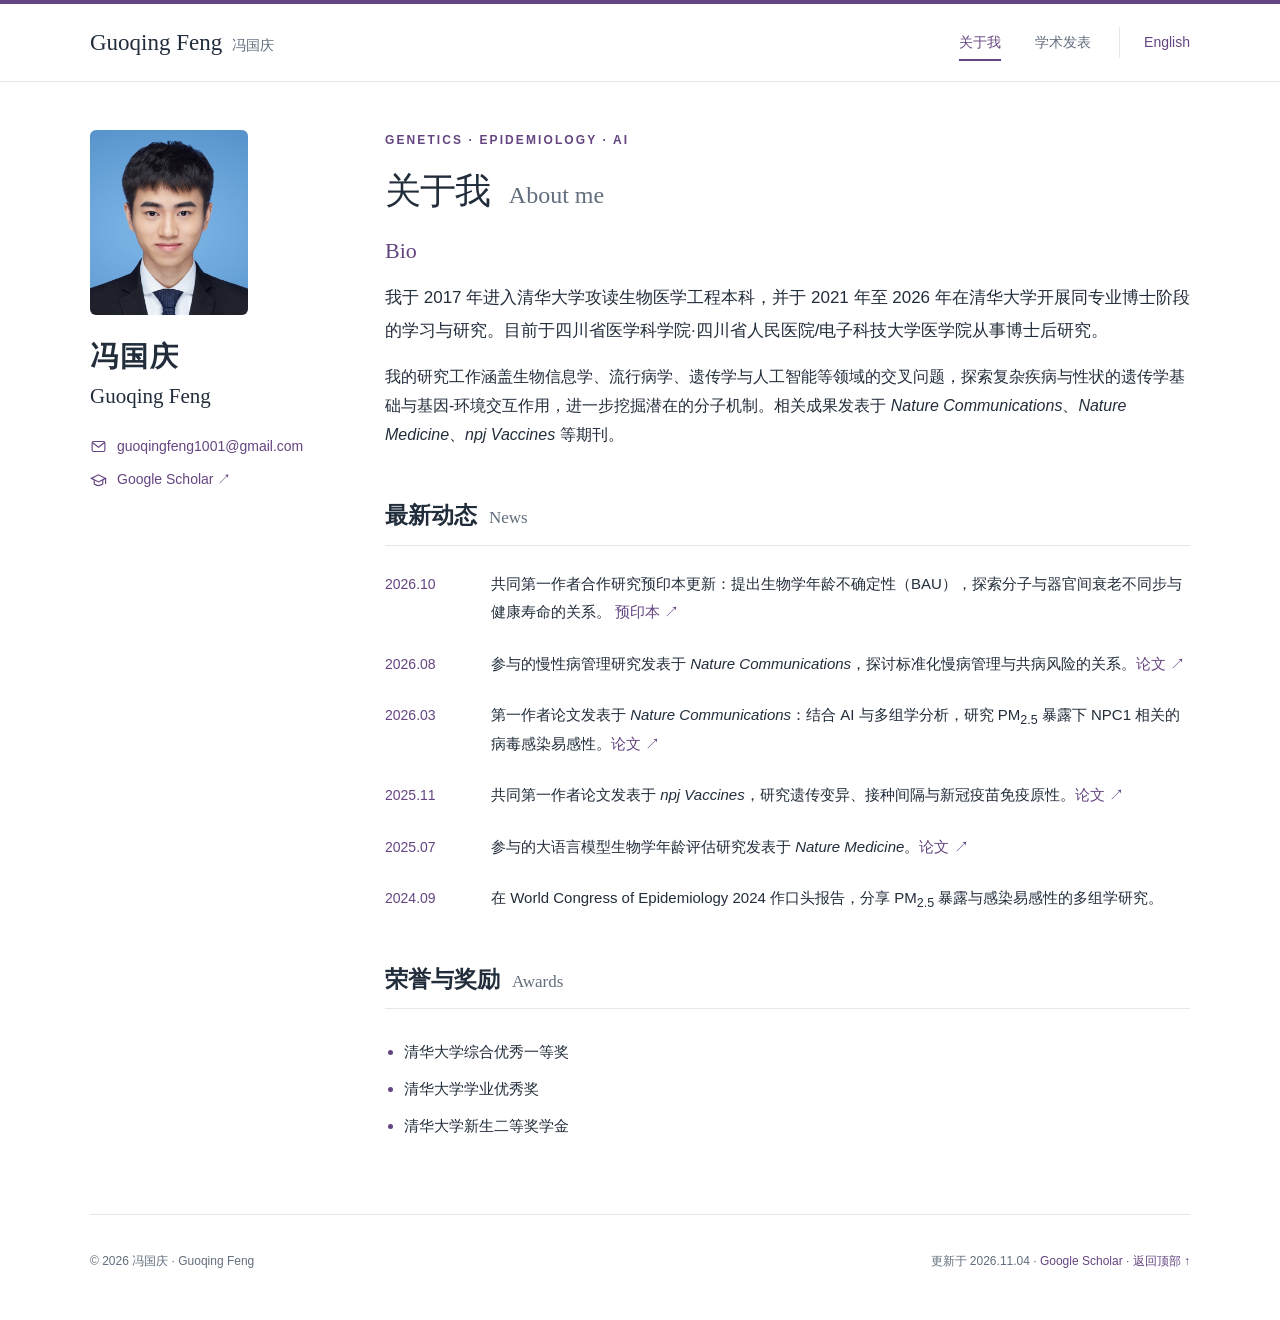
<file: index.html>
<!doctype html>
<html lang="zh-CN"><head><meta charset="utf-8"><meta name="viewport" content="width=device-width,initial-scale=1"><title>关于我 | 冯国庆 · Guoqing Feng</title><meta name="description" content="冯国庆的个人学术主页，记录生物信息学、流行病学、遗传学与人工智能交叉领域的博士后研究和学术成果。"><meta name="theme-color" content="#654581"><meta property="og:title" content="关于我 | Guoqing Feng"><meta property="og:description" content="冯国庆的个人学术主页，记录生物信息学、流行病学、遗传学与人工智能交叉领域的博士后研究和学术成果。"><meta property="og:type" content="website"><link rel="icon" type="image/svg+xml" href="data:image/svg+xml,%3Csvg xmlns='http://www.w3.org/2000/svg' viewBox='0 0 64 64'%3E%3Crect width='64' height='64' rx='12' fill='%23654581'/%3E%3Ctext x='32' y='44' text-anchor='middle' font-family='Georgia' font-size='38' fill='white'%3EF%3C/text%3E%3C/svg%3E"><link rel="stylesheet" href="style.css"><link rel="alternate" hreflang="zh-CN" href="index.html"><link rel="alternate" hreflang="en" href="en/index.html"></head><body id="top"><a class="skip" href="#main-content">跳转到正文</a>
<header><div class="topbar"><a class="wordmark" href="index.html">Guoqing Feng<span lang="zh-CN">冯国庆</span></a><div class="header-controls"><nav aria-label="主要导航"><a href="index.html" class="active" aria-current="page">关于我</a><a href="publications/index.html">学术发表</a></nav><a class="language-switch" href="en/index.html" lang="en" hreflang="en" aria-label="Switch to English">English</a></div></div></header><div class="layout"><aside aria-label="个人资料"><img class="portrait" src="assets/guoqing-feng.jpg" alt="冯国庆的个人照片" width="158" height="185"><div class="identity"><h1>冯国庆</h1><p class="english-name" lang="en">Guoqing Feng</p></div><div class="contact-links"><a href="mailto:guoqingfeng1001@gmail.com"><svg class="icon" viewBox="0 0 24 24" aria-hidden="true"><rect x="3" y="5" width="18" height="14" rx="2"/><path d="m3 6 9 7 9-7"/></svg><span>guoqingfeng1001@gmail.com</span></a><a href="https://scholar.google.com/citations?user=YSEA5n8AAAAJ&amp;hl=zh-CN" target="_blank" rel="noopener noreferrer"><svg class="icon" viewBox="0 0 24 24" aria-hidden="true"><path d="m2 9 10-5 10 5-10 5-10-5Z"/><path d="M6 11v6c4 3 8 3 12 0v-6M22 9v8"/></svg>Google Scholar ↗</a></div></aside>
<main id="main-content">
<section class="intro" id="about"><p class="eyebrow" lang="en">GENETICS · EPIDEMIOLOGY · AI</p><h2>关于我 <span lang="en">About me</span></h2><h3 class="subsection-title" lang="en">Bio</h3><p class="lead">我于 2017 年进入清华大学攻读生物医学工程本科，并于 2021 年至 2026 年在清华大学开展同专业博士阶段的学习与研究。目前于四川省医学科学院·四川省人民医院/电子科技大学医学院从事博士后研究。</p><p>我的研究工作涵盖生物信息学、流行病学、遗传学与人工智能等领域的交叉问题，探索复杂疾病与性状的遗传学基础与基因-环境交互作用，进一步挖掘潜在的分子机制。相关成果发表于 <em lang="en">Nature Communications</em>、<em lang="en">Nature Medicine</em>、<em lang="en">npj Vaccines</em> 等期刊。</p></section>
<section id="news"><div class="section-heading"><h2>最新动态<span lang="en">News</span></h2></div><ul class="news-list">
<li><time datetime="2026-10-31">2026.10</time><p>共同第一作者合作研究预印本更新：提出生物学年龄不确定性（BAU），探索分子与器官间衰老不同步与健康寿命的关系。 <a href="https://doi.org/10.64898/2026.09.26.26364091" target="_blank" rel="noopener noreferrer">预印本 ↗</a></p></li>
<li><time datetime="2026-08">2026.08</time><p>参与的慢性病管理研究发表于 <em lang="en">Nature Communications</em>，探讨标准化慢病管理与共病风险的关系。<a href="https://doi.org/10.1038/s41467-026-76271-3" target="_blank" rel="noopener noreferrer">论文 ↗</a></p></li>
<li><time datetime="2026-03">2026.03</time><p>第一作者论文发表于 <em lang="en">Nature Communications</em>：结合 AI 与多组学分析，研究 PM<sub>2.5</sub> 暴露下 NPC1 相关的病毒感染易感性。<a href="https://doi.org/10.1038/s41467-026-71196-3" target="_blank" rel="noopener noreferrer">论文 ↗</a></p></li>
<li><time datetime="2025-11">2025.11</time><p>共同第一作者论文发表于 <em lang="en">npj Vaccines</em>，研究遗传变异、接种间隔与新冠疫苗免疫原性。<a href="https://doi.org/10.1038/s41541-025-01284-w" target="_blank" rel="noopener noreferrer">论文 ↗</a></p></li>
<li><time datetime="2025-07">2025.07</time><p>参与的大语言模型生物学年龄评估研究发表于 <em lang="en">Nature Medicine</em>。<a href="https://doi.org/10.1038/s41591-025-03856-8" target="_blank" rel="noopener noreferrer">论文 ↗</a></p></li>
<li><time datetime="2024-09">2024.09</time><p>在 <span lang="en">World Congress of Epidemiology 2024</span> 作口头报告，分享 PM<sub>2.5</sub> 暴露与感染易感性的多组学研究。</p></li>
</ul></section>
<section id="awards"><div class="section-heading"><h2>荣誉与奖励<span lang="en">Awards</span></h2></div><ul class="award-list"><li>清华大学综合优秀一等奖</li><li>清华大学学业优秀奖</li><li>清华大学新生二等奖学金</li></ul></section></main></div>
<footer><p>© 2026 冯国庆 · Guoqing Feng</p><p>更新于 2026.11.04 · <a href="https://scholar.google.com/citations?user=YSEA5n8AAAAJ&amp;hl=zh-CN" target="_blank" rel="noopener noreferrer">Google Scholar</a> · <a href="#top">返回顶部 ↑</a></p></footer></body></html>
</file>
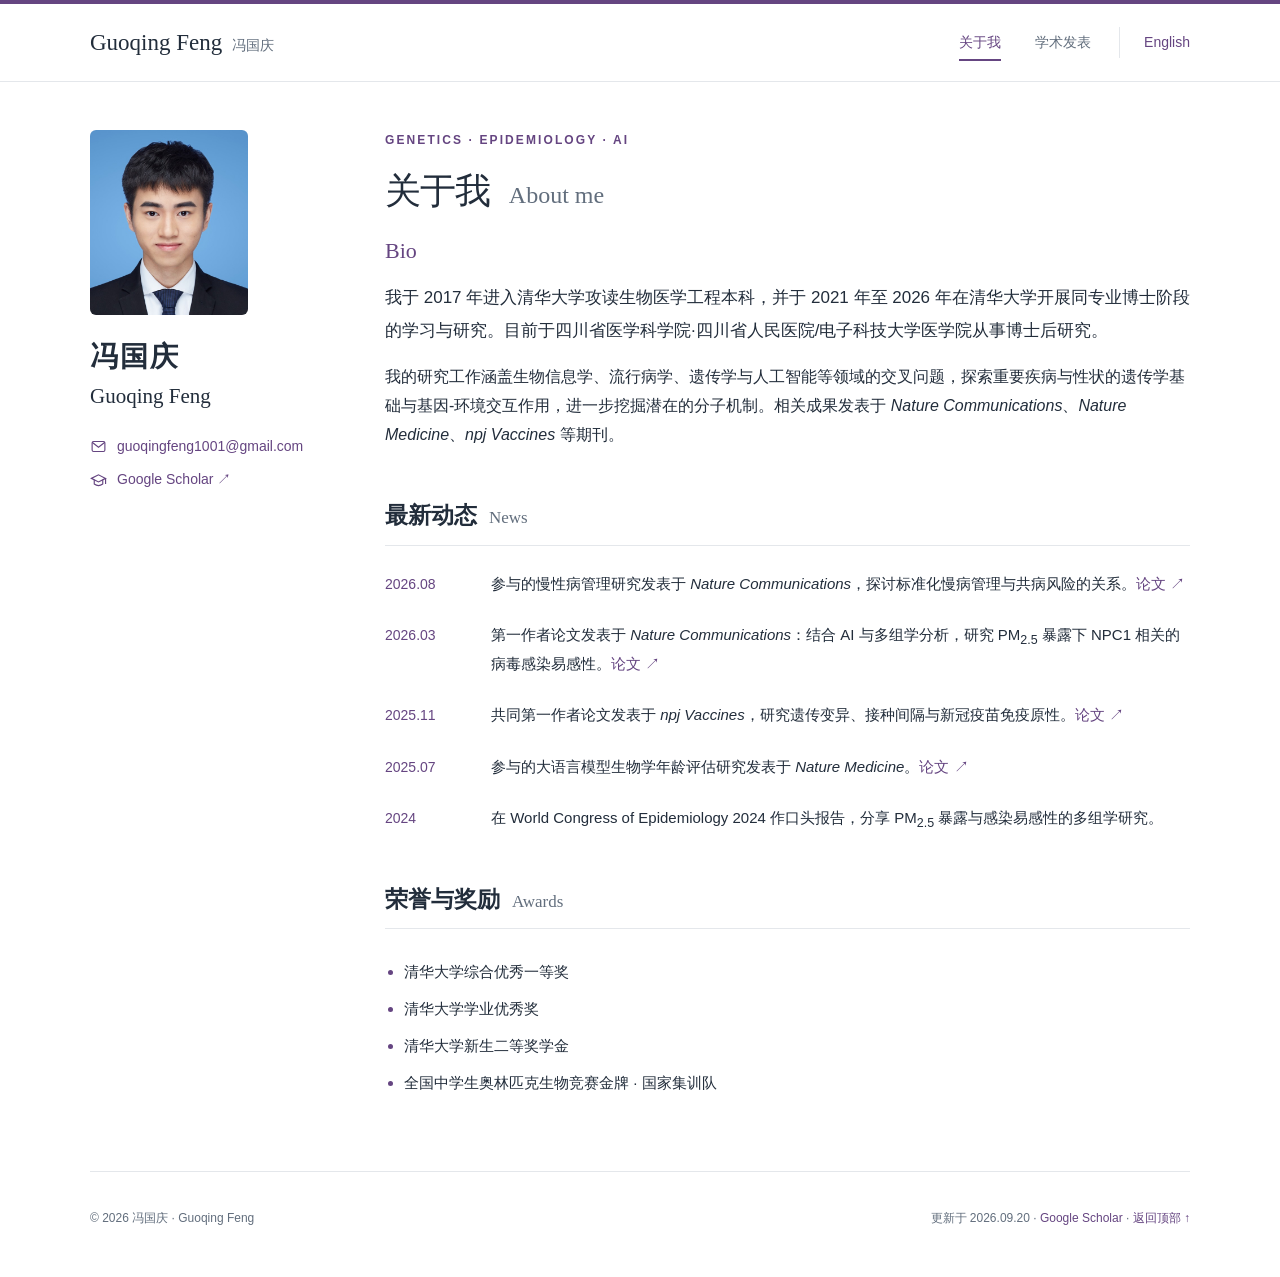
<file: docs/index.html>
<!doctype html>
<html lang="zh-CN"><head><meta charset="utf-8"><meta name="viewport" content="width=device-width,initial-scale=1"><title>关于我 | 冯国庆 · Guoqing Feng</title><meta name="description" content="冯国庆的个人学术主页，记录生物信息学、流行病学、遗传学与人工智能交叉领域的博士后研究和学术成果。"><meta name="theme-color" content="#654581"><meta property="og:title" content="关于我 | Guoqing Feng"><meta property="og:description" content="冯国庆的个人学术主页，记录生物信息学、流行病学、遗传学与人工智能交叉领域的博士后研究和学术成果。"><meta property="og:type" content="website"><link rel="icon" type="image/svg+xml" href="data:image/svg+xml,%3Csvg xmlns='http://www.w3.org/2000/svg' viewBox='0 0 64 64'%3E%3Crect width='64' height='64' rx='12' fill='%23654581'/%3E%3Ctext x='32' y='44' text-anchor='middle' font-family='Georgia' font-size='38' fill='white'%3EF%3C/text%3E%3C/svg%3E"><link rel="stylesheet" href="style.css"><link rel="alternate" hreflang="zh-CN" href="index.html"><link rel="alternate" hreflang="en" href="en/index.html"></head><body id="top"><a class="skip" href="#main-content">跳转到正文</a>
<header><div class="topbar"><a class="wordmark" href="index.html">Guoqing Feng<span lang="zh-CN">冯国庆</span></a><div class="header-controls"><nav aria-label="主要导航"><a href="index.html" class="active" aria-current="page">关于我</a><a href="publications/index.html">学术发表</a></nav><a class="language-switch" href="en/index.html" lang="en" hreflang="en" aria-label="Switch to English">English</a></div></div></header><div class="layout"><aside aria-label="个人资料"><img class="portrait" src="assets/guoqing-feng.jpg" alt="冯国庆的个人照片" width="158" height="185"><div class="identity"><h1>冯国庆</h1><p class="english-name" lang="en">Guoqing Feng</p></div><div class="contact-links"><a href="mailto:guoqingfeng1001@gmail.com"><svg class="icon" viewBox="0 0 24 24" aria-hidden="true"><rect x="3" y="5" width="18" height="14" rx="2"/><path d="m3 6 9 7 9-7"/></svg><span>guoqingfeng1001@gmail.com</span></a><a href="https://scholar.google.com/citations?user=YSEA5n8AAAAJ&amp;hl=zh-CN" target="_blank" rel="noopener noreferrer"><svg class="icon" viewBox="0 0 24 24" aria-hidden="true"><path d="m2 9 10-5 10 5-10 5-10-5Z"/><path d="M6 11v6c4 3 8 3 12 0v-6M22 9v8"/></svg>Google Scholar ↗</a></div></aside>
<main id="main-content">
<section class="intro" id="about"><p class="eyebrow" lang="en">GENETICS · EPIDEMIOLOGY · AI</p><h2>关于我 <span lang="en">About me</span></h2><h3 class="subsection-title" lang="en">Bio</h3><p class="lead">我于 2017 年进入清华大学攻读生物医学工程本科，并于 2021 年至 2026 年在清华大学开展同专业博士阶段的学习与研究。目前于四川省医学科学院·四川省人民医院/电子科技大学医学院从事博士后研究。</p><p>我的研究工作涵盖生物信息学、流行病学、遗传学与人工智能等领域的交叉问题，探索重要疾病与性状的遗传学基础与基因-环境交互作用，进一步挖掘潜在的分子机制。相关成果发表于 <em lang="en">Nature Communications</em>、<em lang="en">Nature Medicine</em>、<em lang="en">npj Vaccines</em> 等期刊。</p></section>
<section id="news"><div class="section-heading"><h2>最新动态<span lang="en">News</span></h2></div><ul class="news-list">
<li><time datetime="2026-08">2026.08</time><p>参与的慢性病管理研究发表于 <em lang="en">Nature Communications</em>，探讨标准化慢病管理与共病风险的关系。<a href="https://doi.org/10.1038/s41467-026-76271-3" target="_blank" rel="noopener noreferrer">论文 ↗</a></p></li>
<li><time datetime="2026-03">2026.03</time><p>第一作者论文发表于 <em lang="en">Nature Communications</em>：结合 AI 与多组学分析，研究 PM<sub>2.5</sub> 暴露下 NPC1 相关的病毒感染易感性。<a href="https://doi.org/10.1038/s41467-026-71196-3" target="_blank" rel="noopener noreferrer">论文 ↗</a></p></li>
<li><time datetime="2025-11">2025.11</time><p>共同第一作者论文发表于 <em lang="en">npj Vaccines</em>，研究遗传变异、接种间隔与新冠疫苗免疫原性。<a href="https://doi.org/10.1038/s41541-025-01284-w" target="_blank" rel="noopener noreferrer">论文 ↗</a></p></li>
<li><time datetime="2025-07">2025.07</time><p>参与的大语言模型生物学年龄评估研究发表于 <em lang="en">Nature Medicine</em>。<a href="https://doi.org/10.1038/s41591-025-03856-8" target="_blank" rel="noopener noreferrer">论文 ↗</a></p></li>
<li><time datetime="2024">2024</time><p>在 <span lang="en">World Congress of Epidemiology 2024</span> 作口头报告，分享 PM<sub>2.5</sub> 暴露与感染易感性的多组学研究。</p></li>
</ul></section>
<section id="awards"><div class="section-heading"><h2>荣誉与奖励<span lang="en">Awards</span></h2></div><ul class="award-list"><li>清华大学综合优秀一等奖</li><li>清华大学学业优秀奖</li><li>清华大学新生二等奖学金</li><li>全国中学生奥林匹克生物竞赛金牌 · 国家集训队</li></ul></section></main></div>
<footer><p>© 2026 冯国庆 · Guoqing Feng</p><p>更新于 2026.09.20 · <a href="https://scholar.google.com/citations?user=YSEA5n8AAAAJ&amp;hl=zh-CN" target="_blank" rel="noopener noreferrer">Google Scholar</a> · <a href="#top">返回顶部 ↑</a></p></footer></body></html>
</file>
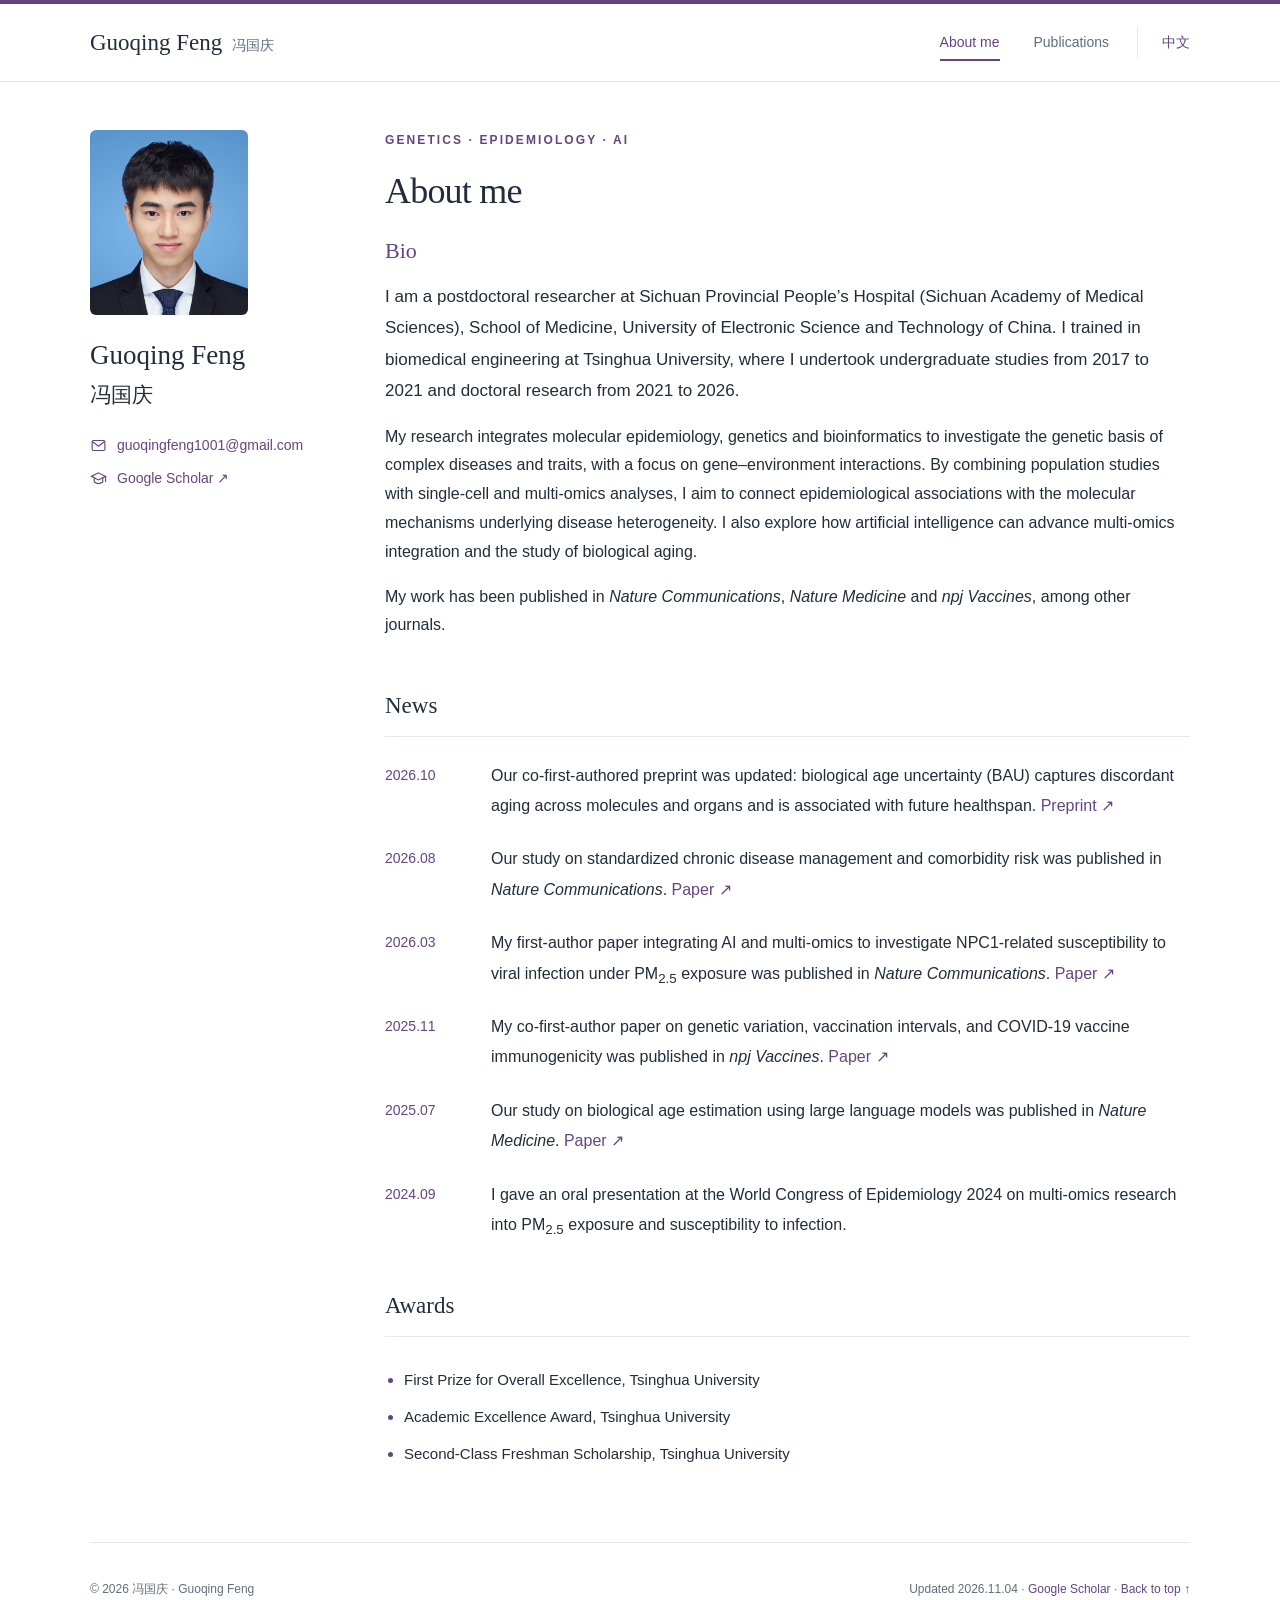
<file: en/index.html>
<!doctype html>
<html lang="en"><head><meta charset="utf-8"><meta name="viewport" content="width=device-width,initial-scale=1"><title>About me | Guoqing Feng</title><meta name="description" content="Guoqing Feng’s academic website. Postdoctoral research at the intersection of bioinformatics, epidemiology, genetics, and artificial intelligence."><meta name="theme-color" content="#654581"><meta property="og:title" content="About me | Guoqing Feng"><meta property="og:description" content="Guoqing Feng’s academic website. Postdoctoral research at the intersection of bioinformatics, epidemiology, genetics, and artificial intelligence."><meta property="og:type" content="website"><link rel="icon" type="image/svg+xml" href="data:image/svg+xml,%3Csvg xmlns='http://www.w3.org/2000/svg' viewBox='0 0 64 64'%3E%3Crect width='64' height='64' rx='12' fill='%23654581'/%3E%3Ctext x='32' y='44' text-anchor='middle' font-family='Georgia' font-size='38' fill='white'%3EF%3C/text%3E%3C/svg%3E"><link rel="stylesheet" href="../style.css"><link rel="alternate" hreflang="zh-CN" href="../index.html"><link rel="alternate" hreflang="en" href="../en/index.html"></head><body id="top"><a class="skip" href="#main-content">Skip to content</a>
<header><div class="topbar"><a class="wordmark" href="../en/index.html">Guoqing Feng<span lang="zh-CN">冯国庆</span></a><div class="header-controls"><nav aria-label="Main navigation"><a href="../en/index.html" class="active" aria-current="page">About me</a><a href="../en/publications/index.html">Publications</a></nav><a class="language-switch" href="../index.html" lang="zh-CN" hreflang="zh-CN" aria-label="切换到中文版">中文</a></div></div></header><div class="layout"><aside aria-label="Profile"><img class="portrait" src="../assets/guoqing-feng.jpg" alt="Portrait of Guoqing Feng" width="158" height="185"><div class="identity"><h1>Guoqing Feng</h1><p class="chinese-name" lang="zh-CN">冯国庆</p></div><div class="contact-links"><a href="mailto:guoqingfeng1001@gmail.com"><svg class="icon" viewBox="0 0 24 24" aria-hidden="true"><rect x="3" y="5" width="18" height="14" rx="2"/><path d="m3 6 9 7 9-7"/></svg><span>guoqingfeng1001@gmail.com</span></a><a href="https://scholar.google.com/citations?user=YSEA5n8AAAAJ&amp;hl=zh-CN" target="_blank" rel="noopener noreferrer"><svg class="icon" viewBox="0 0 24 24" aria-hidden="true"><path d="m2 9 10-5 10 5-10 5-10-5Z"/><path d="M6 11v6c4 3 8 3 12 0v-6M22 9v8"/></svg>Google Scholar ↗</a></div></aside>
<main id="main-content">
<section class="intro" id="about"><p class="eyebrow">GENETICS · EPIDEMIOLOGY · AI</p><h2>About me</h2><h3 class="subsection-title">Bio</h3><p class="lead">I am a postdoctoral researcher at Sichuan Provincial People’s Hospital (Sichuan Academy of Medical Sciences), School of Medicine, University of Electronic Science and Technology of China. I trained in biomedical engineering at Tsinghua University, where I undertook undergraduate studies from 2017 to 2021 and doctoral research from 2021 to 2026.</p><p>My research integrates molecular epidemiology, genetics and bioinformatics to investigate the genetic basis of complex diseases and traits, with a focus on gene–environment interactions. By combining population studies with single-cell and multi-omics analyses, I aim to connect epidemiological associations with the molecular mechanisms underlying disease heterogeneity. I also explore how artificial intelligence can advance multi-omics integration and the study of biological aging.</p><p>My work has been published in <em>Nature Communications</em>, <em>Nature Medicine</em> and <em>npj Vaccines</em>, among other journals.</p></section>
<section id="news"><div class="section-heading"><h2>News</h2></div><ul class="news-list">
<li><time datetime="2026-10-31">2026.10</time><p>Our co-first-authored preprint was updated: biological age uncertainty (BAU) captures discordant aging across molecules and organs and is associated with future healthspan. <a href="https://doi.org/10.64898/2026.09.26.26364091" target="_blank" rel="noopener noreferrer">Preprint ↗</a></p></li>
<li><time datetime="2026-08">2026.08</time><p>Our study on standardized chronic disease management and comorbidity risk was published in <em>Nature Communications</em>. <a href="https://doi.org/10.1038/s41467-026-76271-3" target="_blank" rel="noopener noreferrer">Paper ↗</a></p></li>
<li><time datetime="2026-03">2026.03</time><p>My first-author paper integrating AI and multi-omics to investigate NPC1-related susceptibility to viral infection under PM<sub>2.5</sub> exposure was published in <em>Nature Communications</em>. <a href="https://doi.org/10.1038/s41467-026-71196-3" target="_blank" rel="noopener noreferrer">Paper ↗</a></p></li>
<li><time datetime="2025-11">2025.11</time><p>My co-first-author paper on genetic variation, vaccination intervals, and COVID-19 vaccine immunogenicity was published in <em>npj Vaccines</em>. <a href="https://doi.org/10.1038/s41541-025-01284-w" target="_blank" rel="noopener noreferrer">Paper ↗</a></p></li>
<li><time datetime="2025-07">2025.07</time><p>Our study on biological age estimation using large language models was published in <em>Nature Medicine</em>. <a href="https://doi.org/10.1038/s41591-025-03856-8" target="_blank" rel="noopener noreferrer">Paper ↗</a></p></li>
<li><time datetime="2024-09">2024.09</time><p>I gave an oral presentation at the World Congress of Epidemiology 2024 on multi-omics research into PM<sub>2.5</sub> exposure and susceptibility to infection.</p></li>
</ul></section>
<section id="awards"><div class="section-heading"><h2>Awards</h2></div><ul class="award-list"><li>First Prize for Overall Excellence, Tsinghua University</li><li>Academic Excellence Award, Tsinghua University</li><li>Second-Class Freshman Scholarship, Tsinghua University</li></ul></section></main></div>
<footer><p>© 2026 冯国庆 · Guoqing Feng</p><p>Updated 2026.11.04 · <a href="https://scholar.google.com/citations?user=YSEA5n8AAAAJ&amp;hl=zh-CN" target="_blank" rel="noopener noreferrer">Google Scholar</a> · <a href="#top">Back to top ↑</a></p></footer></body></html>
</file>
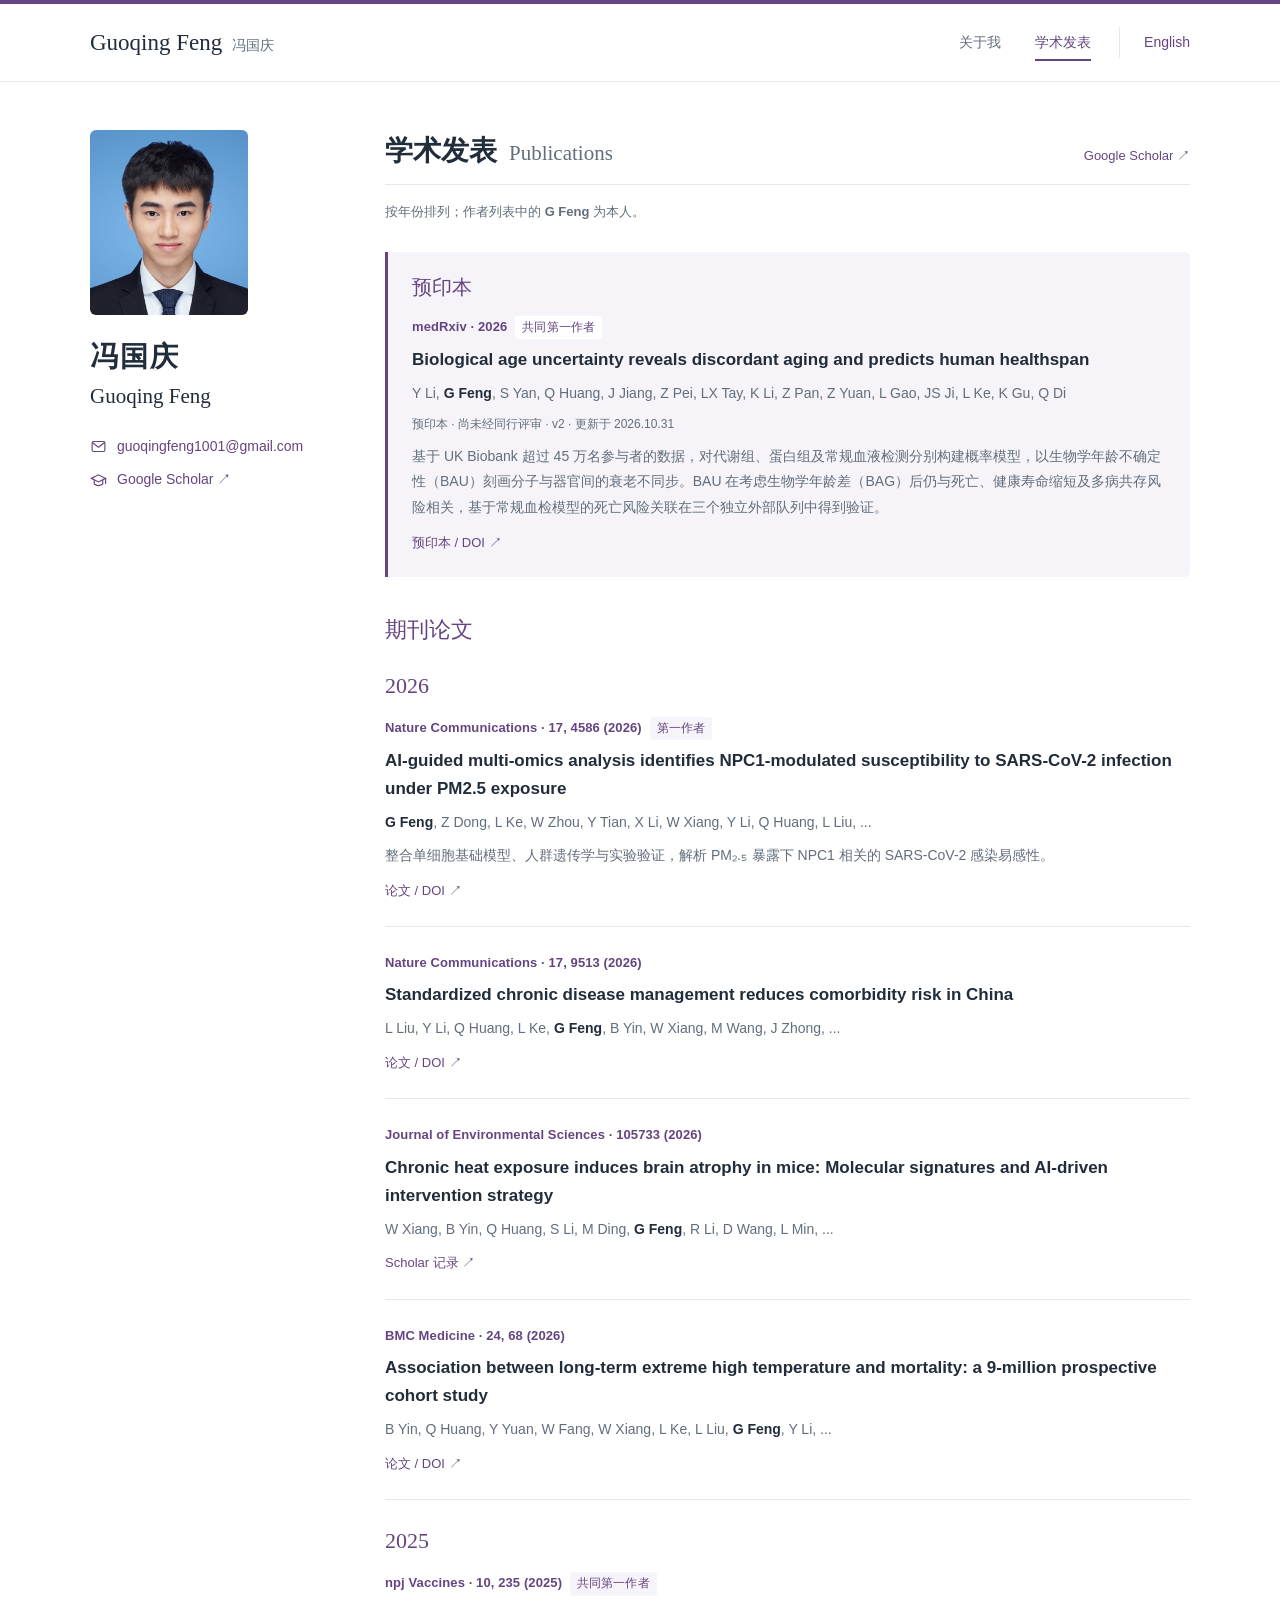
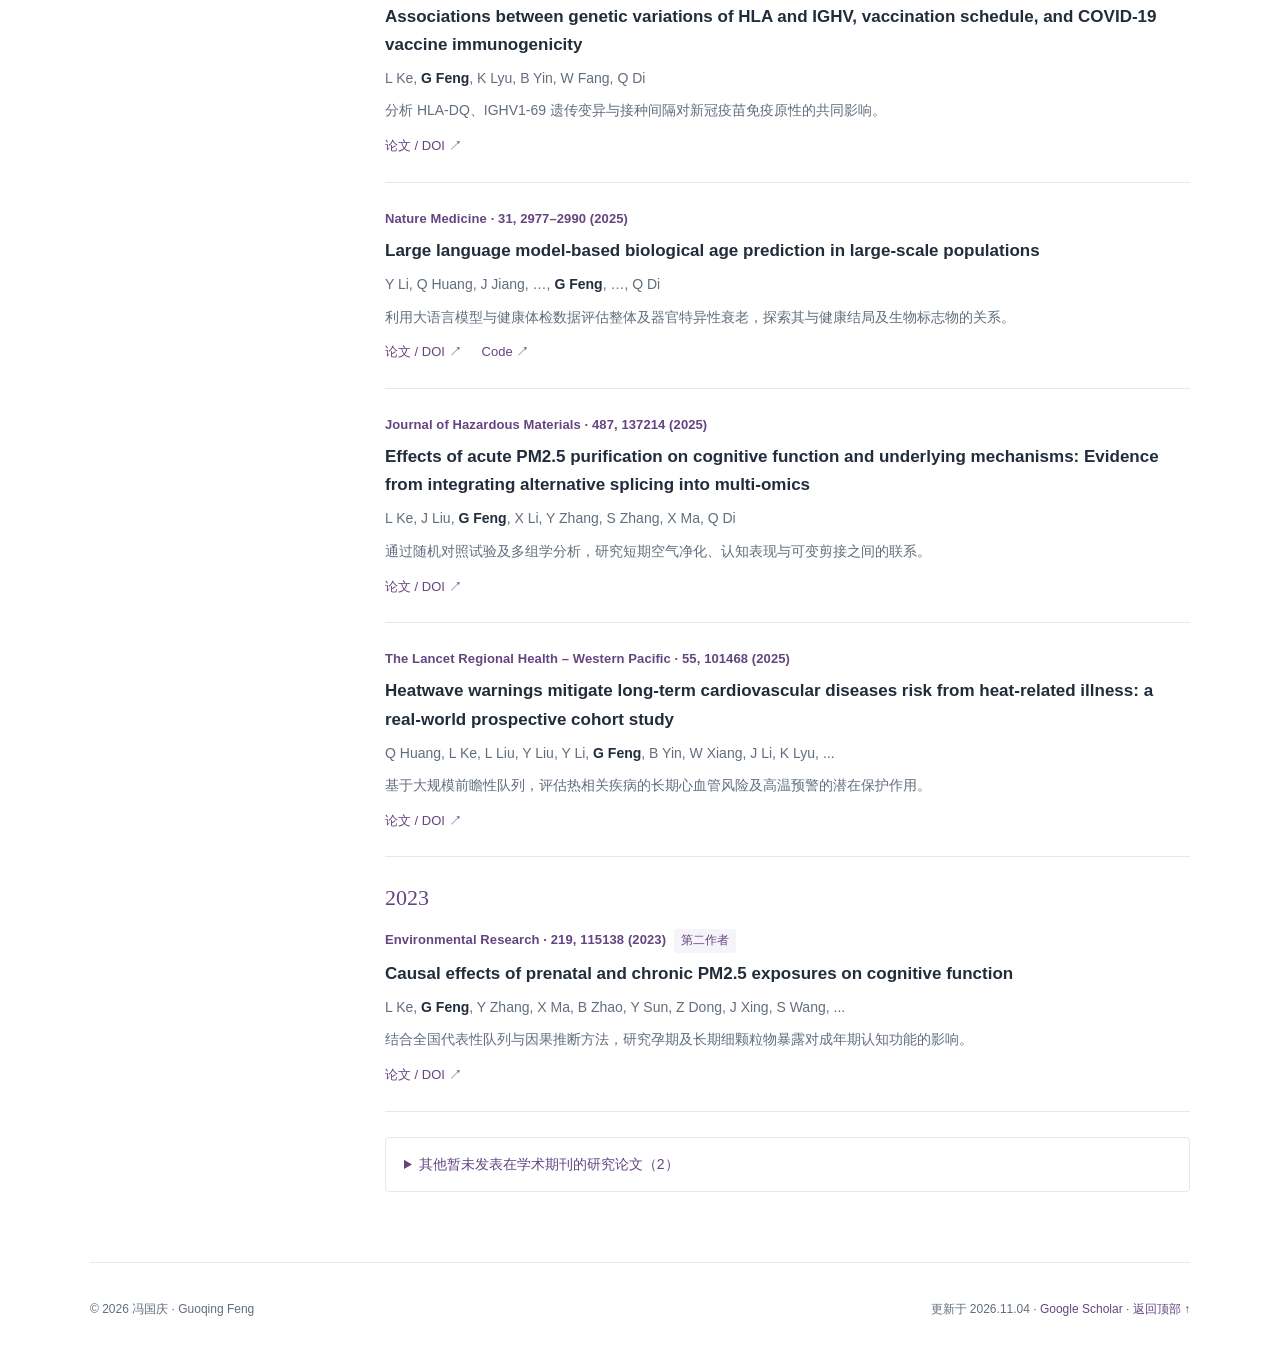
<file: publications/index.html>
<!doctype html>
<html lang="zh-CN"><head><meta charset="utf-8"><meta name="viewport" content="width=device-width,initial-scale=1"><title>学术发表 | 冯国庆 · Guoqing Feng</title><meta name="description" content="冯国庆的个人学术主页，记录生物信息学、流行病学、遗传学与人工智能交叉领域的博士后研究和学术成果。"><meta name="theme-color" content="#654581"><meta property="og:title" content="学术发表 | Guoqing Feng"><meta property="og:description" content="冯国庆的个人学术主页，记录生物信息学、流行病学、遗传学与人工智能交叉领域的博士后研究和学术成果。"><meta property="og:type" content="website"><link rel="icon" type="image/svg+xml" href="data:image/svg+xml,%3Csvg xmlns='http://www.w3.org/2000/svg' viewBox='0 0 64 64'%3E%3Crect width='64' height='64' rx='12' fill='%23654581'/%3E%3Ctext x='32' y='44' text-anchor='middle' font-family='Georgia' font-size='38' fill='white'%3EF%3C/text%3E%3C/svg%3E"><link rel="stylesheet" href="../style.css"><link rel="alternate" hreflang="zh-CN" href="../publications/index.html"><link rel="alternate" hreflang="en" href="../en/publications/index.html"></head><body id="top"><a class="skip" href="#main-content">跳转到正文</a>
<header><div class="topbar"><a class="wordmark" href="../index.html">Guoqing Feng<span lang="zh-CN">冯国庆</span></a><div class="header-controls"><nav aria-label="主要导航"><a href="../index.html">关于我</a><a href="../publications/index.html" class="active" aria-current="page">学术发表</a></nav><a class="language-switch" href="../en/publications/index.html" lang="en" hreflang="en" aria-label="Switch to English">English</a></div></div></header><div class="layout"><aside aria-label="个人资料"><img class="portrait" src="../assets/guoqing-feng.jpg" alt="冯国庆的个人照片" width="158" height="185"><div class="identity"><h1>冯国庆</h1><p class="english-name" lang="en">Guoqing Feng</p></div><div class="contact-links"><a href="mailto:guoqingfeng1001@gmail.com"><svg class="icon" viewBox="0 0 24 24" aria-hidden="true"><rect x="3" y="5" width="18" height="14" rx="2"/><path d="m3 6 9 7 9-7"/></svg><span>guoqingfeng1001@gmail.com</span></a><a href="https://scholar.google.com/citations?user=YSEA5n8AAAAJ&amp;hl=zh-CN" target="_blank" rel="noopener noreferrer"><svg class="icon" viewBox="0 0 24 24" aria-hidden="true"><path d="m2 9 10-5 10 5-10 5-10-5Z"/><path d="M6 11v6c4 3 8 3 12 0v-6M22 9v8"/></svg>Google Scholar ↗</a></div></aside>
<main id="main-content">
<section id="publications"><div class="section-heading"><h2>学术发表<span lang="en">Publications</span></h2><a href="https://scholar.google.com/citations?user=YSEA5n8AAAAJ&amp;hl=zh-CN" target="_blank" rel="noopener noreferrer">Google Scholar ↗</a></div><p class="section-note">按年份排列；作者列表中的 <strong>G Feng</strong> 为本人。</p>
<section class="preprint-section" aria-labelledby="preprint-heading"><h3 id="preprint-heading" class="subsection-title">预印本</h3>
<article class="publication" id="biological-age-uncertainty"><div class="journal">medRxiv · 2026<span class="badge">共同第一作者</span></div><h3 lang="en"><a href="https://doi.org/10.64898/2026.09.26.26364091" target="_blank" rel="noopener noreferrer">Biological age uncertainty reveals discordant aging and predicts human healthspan</a></h3><p class="authors" lang="en">Y Li, <strong>G Feng</strong>, S Yan, Q Huang, J Jiang, Z Pei, LX Tay, K Li, Z Pan, Z Yuan, L Gao, JS Ji, L Ke, K Gu, Q Di</p><p class="preprint-status">预印本 · 尚未经同行评审 · v2 · 更新于 2026.10.31</p><p class="paper-summary">基于 UK Biobank 超过 45 万名参与者的数据，对代谢组、蛋白组及常规血液检测分别构建概率模型，以生物学年龄不确定性（BAU）刻画分子与器官间的衰老不同步。BAU 在考虑生物学年龄差（BAG）后仍与死亡、健康寿命缩短及多病共存风险相关，基于常规血检模型的死亡风险关联在三个独立外部队列中得到验证。</p><div class="paper-links"><a href="https://doi.org/10.64898/2026.09.26.26364091" target="_blank" rel="noopener noreferrer">预印本 / DOI ↗</a></div></article></section>
<h3 class="subsection-title">期刊论文</h3><h3 class="year">2026</h3>
<article class="publication"><div class="journal">Nature Communications · 17, 4586 (2026)<span class="badge">第一作者</span></div><h3 lang="en"><a href="https://doi.org/10.1038/s41467-026-71196-3" target="_blank" rel="noopener noreferrer">AI-guided multi-omics analysis identifies NPC1-modulated susceptibility to SARS-CoV-2 infection under PM2.5 exposure</a></h3><p class="authors" lang="en"><strong>G Feng</strong>, Z Dong, L Ke, W Zhou, Y Tian, X Li, W Xiang, Y Li, Q Huang, L Liu, ...</p><p class="paper-summary">整合单细胞基础模型、人群遗传学与实验验证，解析 PM₂.₅ 暴露下 NPC1 相关的 SARS-CoV-2 感染易感性。</p><div class="paper-links"><a href="https://doi.org/10.1038/s41467-026-71196-3" target="_blank" rel="noopener noreferrer">论文 / DOI ↗</a></div></article>
<article class="publication"><div class="journal">Nature Communications · 17, 9513 (2026)</div><h3 lang="en"><a href="https://doi.org/10.1038/s41467-026-76271-3" target="_blank" rel="noopener noreferrer">Standardized chronic disease management reduces comorbidity risk in China</a></h3><p class="authors" lang="en">L Liu, Y Li, Q Huang, L Ke, <strong>G Feng</strong>, B Yin, W Xiang, M Wang, J Zhong, ...</p><div class="paper-links"><a href="https://doi.org/10.1038/s41467-026-76271-3" target="_blank" rel="noopener noreferrer">论文 / DOI ↗</a></div></article>
<article class="publication"><div class="journal">Journal of Environmental Sciences · 105733 (2026)</div><h3 lang="en"><a href="https://scholar.google.com/citations?view_op=view_citation&amp;hl=en&amp;user=YSEA5n8AAAAJ&amp;pagesize=100&amp;citation_for_view=YSEA5n8AAAAJ:qUcmZB5y_30C" target="_blank" rel="noopener noreferrer">Chronic heat exposure induces brain atrophy in mice: Molecular signatures and AI-driven intervention strategy</a></h3><p class="authors" lang="en">W Xiang, B Yin, Q Huang, S Li, M Ding, <strong>G Feng</strong>, R Li, D Wang, L Min, ...</p><div class="paper-links"><a href="https://scholar.google.com/citations?view_op=view_citation&amp;hl=en&amp;user=YSEA5n8AAAAJ&amp;pagesize=100&amp;citation_for_view=YSEA5n8AAAAJ:qUcmZB5y_30C" target="_blank" rel="noopener noreferrer">Scholar 记录 ↗</a></div></article>
<article class="publication"><div class="journal">BMC Medicine · 24, 68 (2026)</div><h3 lang="en"><a href="https://doi.org/10.1186/s12916-025-04567-0" target="_blank" rel="noopener noreferrer">Association between long-term extreme high temperature and mortality: a 9-million prospective cohort study</a></h3><p class="authors" lang="en">B Yin, Q Huang, Y Yuan, W Fang, W Xiang, L Ke, L Liu, <strong>G Feng</strong>, Y Li, ...</p><div class="paper-links"><a href="https://doi.org/10.1186/s12916-025-04567-0" target="_blank" rel="noopener noreferrer">论文 / DOI ↗</a></div></article>
<h3 class="year">2025</h3>
<article class="publication"><div class="journal">npj Vaccines · 10, 235 (2025)<span class="badge">共同第一作者</span></div><h3 lang="en"><a href="https://doi.org/10.1038/s41541-025-01284-w" target="_blank" rel="noopener noreferrer">Associations between genetic variations of HLA and IGHV, vaccination schedule, and COVID-19 vaccine immunogenicity</a></h3><p class="authors" lang="en">L Ke, <strong>G Feng</strong>, K Lyu, B Yin, W Fang, Q Di</p><p class="paper-summary">分析 HLA-DQ、IGHV1-69 遗传变异与接种间隔对新冠疫苗免疫原性的共同影响。</p><div class="paper-links"><a href="https://doi.org/10.1038/s41541-025-01284-w" target="_blank" rel="noopener noreferrer">论文 / DOI ↗</a></div></article>
<article class="publication"><div class="journal">Nature Medicine · 31, 2977–2990 (2025)</div><h3 lang="en"><a href="https://doi.org/10.1038/s41591-025-03856-8" target="_blank" rel="noopener noreferrer">Large language model-based biological age prediction in large-scale populations</a></h3><p class="authors" lang="en">Y Li, Q Huang, J Jiang, …, <strong>G Feng</strong>, …, Q Di</p><p class="paper-summary">利用大语言模型与健康体检数据评估整体及器官特异性衰老，探索其与健康结局及生物标志物的关系。</p><div class="paper-links"><a href="https://doi.org/10.1038/s41591-025-03856-8" target="_blank" rel="noopener noreferrer">论文 / DOI ↗</a><a href="https://github.com/AI4HEALTH-LAB-THU/LLM-Aging" target="_blank" rel="noopener noreferrer">Code ↗</a></div></article>
<article class="publication"><div class="journal">Journal of Hazardous Materials · 487, 137214 (2025)</div><h3 lang="en"><a href="https://doi.org/10.1016/j.jhazmat.2025.137214" target="_blank" rel="noopener noreferrer">Effects of acute PM2.5 purification on cognitive function and underlying mechanisms: Evidence from integrating alternative splicing into multi-omics</a></h3><p class="authors" lang="en">L Ke, J Liu, <strong>G Feng</strong>, X Li, Y Zhang, S Zhang, X Ma, Q Di</p><p class="paper-summary">通过随机对照试验及多组学分析，研究短期空气净化、认知表现与可变剪接之间的联系。</p><div class="paper-links"><a href="https://doi.org/10.1016/j.jhazmat.2025.137214" target="_blank" rel="noopener noreferrer">论文 / DOI ↗</a></div></article>
<article class="publication"><div class="journal">The Lancet Regional Health – Western Pacific · 55, 101468 (2025)</div><h3 lang="en"><a href="https://doi.org/10.1016/j.lanwpc.2025.101468" target="_blank" rel="noopener noreferrer">Heatwave warnings mitigate long-term cardiovascular diseases risk from heat-related illness: a real-world prospective cohort study</a></h3><p class="authors" lang="en">Q Huang, L Ke, L Liu, Y Liu, Y Li, <strong>G Feng</strong>, B Yin, W Xiang, J Li, K Lyu, ...</p><p class="paper-summary">基于大规模前瞻性队列，评估热相关疾病的长期心血管风险及高温预警的潜在保护作用。</p><div class="paper-links"><a href="https://doi.org/10.1016/j.lanwpc.2025.101468" target="_blank" rel="noopener noreferrer">论文 / DOI ↗</a></div></article>
<h3 class="year">2023</h3>
<article class="publication"><div class="journal">Environmental Research · 219, 115138 (2023)<span class="badge">第二作者</span></div><h3 lang="en"><a href="https://doi.org/10.1016/j.envres.2022.115138" target="_blank" rel="noopener noreferrer">Causal effects of prenatal and chronic PM2.5 exposures on cognitive function</a></h3><p class="authors" lang="en">L Ke, <strong>G Feng</strong>, Y Zhang, X Ma, B Zhao, Y Sun, Z Dong, J Xing, S Wang, ...</p><p class="paper-summary">结合全国代表性队列与因果推断方法，研究孕期及长期细颗粒物暴露对成年期认知功能的影响。</p><div class="paper-links"><a href="https://doi.org/10.1016/j.envres.2022.115138" target="_blank" rel="noopener noreferrer">论文 / DOI ↗</a></div></article><details class="more-records"><summary>其他暂未发表在学术期刊的研究论文（2）</summary><ul><li><a href="https://scholar.google.com/citations?view_op=view_citation&amp;hl=en&amp;user=YSEA5n8AAAAJ&amp;pagesize=100&amp;citation_for_view=YSEA5n8AAAAJ:IWHjjKOFINEC" target="_blank" rel="noopener noreferrer" lang="en">General Health Checks and All-Cause Mortality Across Resource Settings: A Multinational Cohort and Population-Based Study</a></li><li><a href="https://scholar.google.com/citations?view_op=view_citation&amp;hl=en&amp;user=YSEA5n8AAAAJ&amp;pagesize=100&amp;citation_for_view=YSEA5n8AAAAJ:QIV2ME_5wuYC" target="_blank" rel="noopener noreferrer" lang="en">Interventions of Standardized Chronic Disease Management Programme in China and Reduced Mortality: Population Based Cohort Study</a></li></ul></details></section></main></div>
<footer><p>© 2026 冯国庆 · Guoqing Feng</p><p>更新于 2026.11.04 · <a href="https://scholar.google.com/citations?user=YSEA5n8AAAAJ&amp;hl=zh-CN" target="_blank" rel="noopener noreferrer">Google Scholar</a> · <a href="#top">返回顶部 ↑</a></p></footer></body></html>
</file>
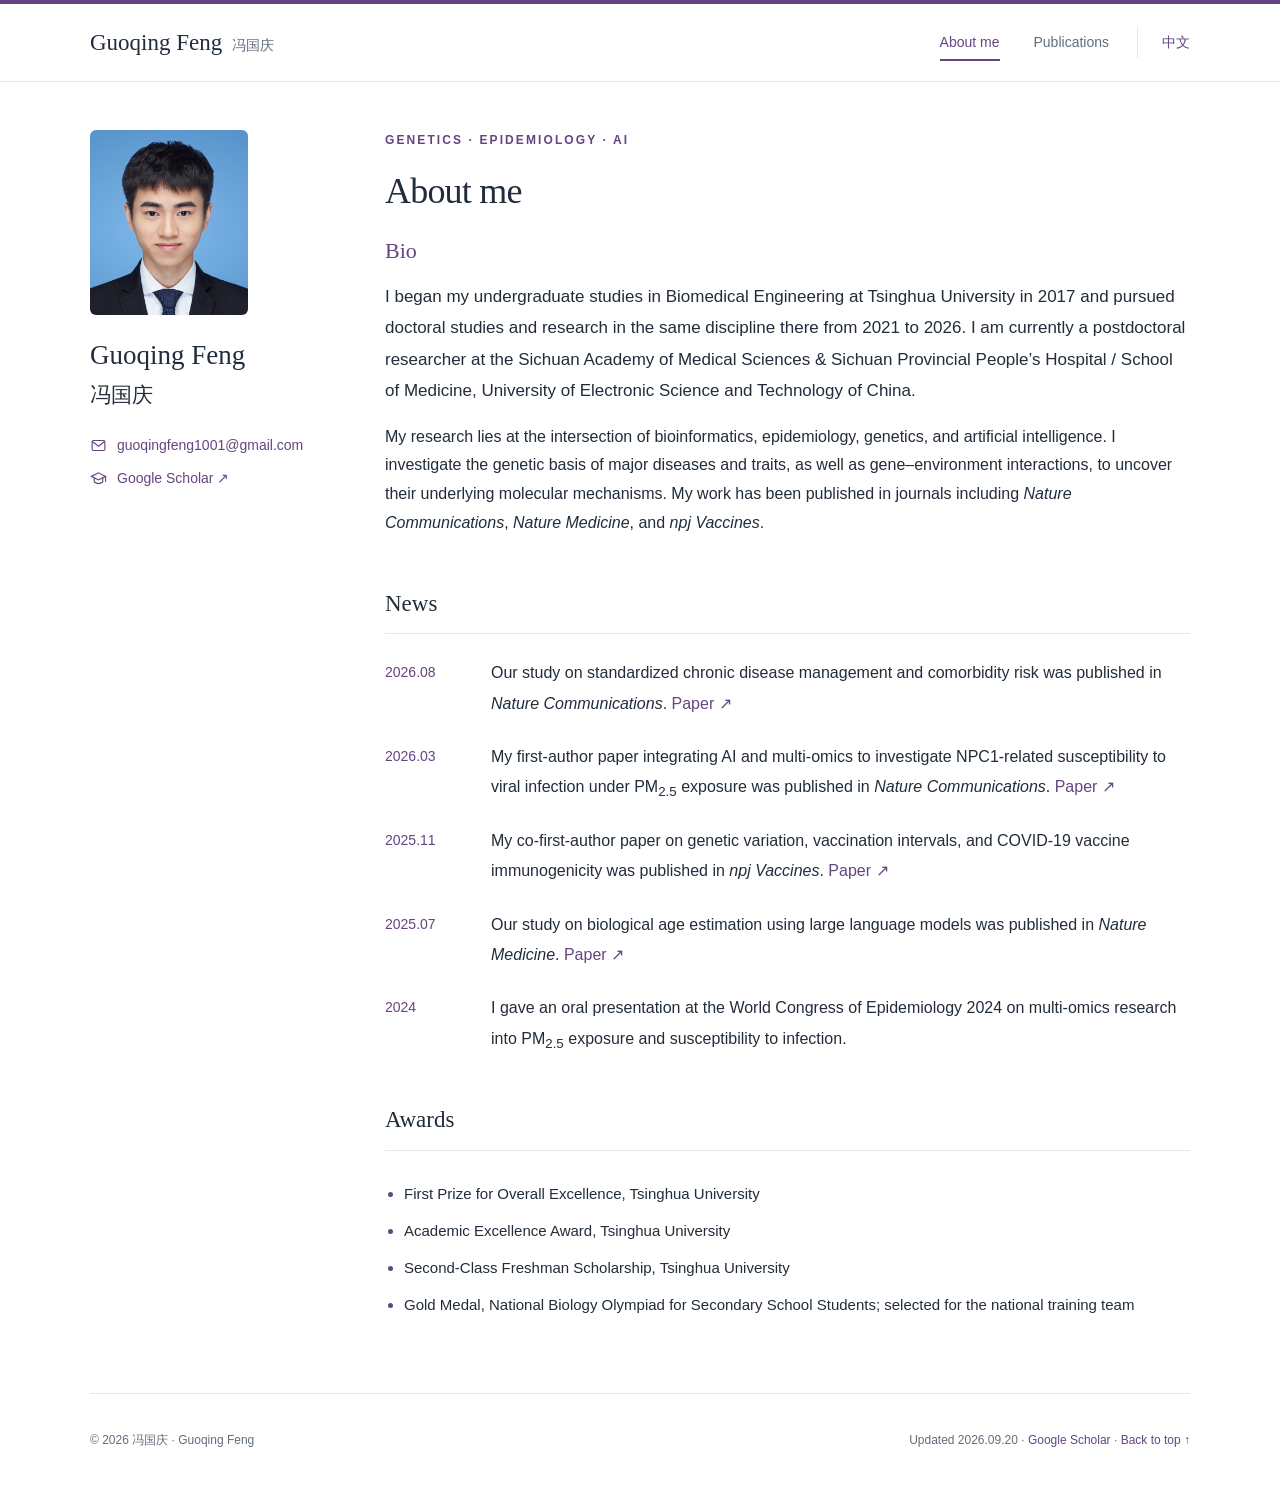
<file: docs/en/index.html>
<!doctype html>
<html lang="en"><head><meta charset="utf-8"><meta name="viewport" content="width=device-width,initial-scale=1"><title>About me | Guoqing Feng</title><meta name="description" content="Guoqing Feng’s academic website. Postdoctoral research at the intersection of bioinformatics, epidemiology, genetics, and artificial intelligence."><meta name="theme-color" content="#654581"><meta property="og:title" content="About me | Guoqing Feng"><meta property="og:description" content="Guoqing Feng’s academic website. Postdoctoral research at the intersection of bioinformatics, epidemiology, genetics, and artificial intelligence."><meta property="og:type" content="website"><link rel="icon" type="image/svg+xml" href="data:image/svg+xml,%3Csvg xmlns='http://www.w3.org/2000/svg' viewBox='0 0 64 64'%3E%3Crect width='64' height='64' rx='12' fill='%23654581'/%3E%3Ctext x='32' y='44' text-anchor='middle' font-family='Georgia' font-size='38' fill='white'%3EF%3C/text%3E%3C/svg%3E"><link rel="stylesheet" href="../style.css"><link rel="alternate" hreflang="zh-CN" href="../index.html"><link rel="alternate" hreflang="en" href="../en/index.html"></head><body id="top"><a class="skip" href="#main-content">Skip to content</a>
<header><div class="topbar"><a class="wordmark" href="../en/index.html">Guoqing Feng<span lang="zh-CN">冯国庆</span></a><div class="header-controls"><nav aria-label="Main navigation"><a href="../en/index.html" class="active" aria-current="page">About me</a><a href="../en/publications/index.html">Publications</a></nav><a class="language-switch" href="../index.html" lang="zh-CN" hreflang="zh-CN" aria-label="切换到中文版">中文</a></div></div></header><div class="layout"><aside aria-label="Profile"><img class="portrait" src="../assets/guoqing-feng.jpg" alt="Portrait of Guoqing Feng" width="158" height="185"><div class="identity"><h1>Guoqing Feng</h1><p class="chinese-name" lang="zh-CN">冯国庆</p></div><div class="contact-links"><a href="mailto:guoqingfeng1001@gmail.com"><svg class="icon" viewBox="0 0 24 24" aria-hidden="true"><rect x="3" y="5" width="18" height="14" rx="2"/><path d="m3 6 9 7 9-7"/></svg><span>guoqingfeng1001@gmail.com</span></a><a href="https://scholar.google.com/citations?user=YSEA5n8AAAAJ&amp;hl=zh-CN" target="_blank" rel="noopener noreferrer"><svg class="icon" viewBox="0 0 24 24" aria-hidden="true"><path d="m2 9 10-5 10 5-10 5-10-5Z"/><path d="M6 11v6c4 3 8 3 12 0v-6M22 9v8"/></svg>Google Scholar ↗</a></div></aside>
<main id="main-content">
<section class="intro" id="about"><p class="eyebrow">GENETICS · EPIDEMIOLOGY · AI</p><h2>About me</h2><h3 class="subsection-title">Bio</h3><p class="lead">I began my undergraduate studies in Biomedical Engineering at Tsinghua University in 2017 and pursued doctoral studies and research in the same discipline there from 2021 to 2026. I am currently a postdoctoral researcher at the Sichuan Academy of Medical Sciences &amp; Sichuan Provincial People’s Hospital / School of Medicine, University of Electronic Science and Technology of China.</p><p>My research lies at the intersection of bioinformatics, epidemiology, genetics, and artificial intelligence. I investigate the genetic basis of major diseases and traits, as well as gene–environment interactions, to uncover their underlying molecular mechanisms. My work has been published in journals including <em>Nature Communications</em>, <em>Nature Medicine</em>, and <em>npj Vaccines</em>.</p></section>
<section id="news"><div class="section-heading"><h2>News</h2></div><ul class="news-list">
<li><time datetime="2026-08">2026.08</time><p>Our study on standardized chronic disease management and comorbidity risk was published in <em>Nature Communications</em>. <a href="https://doi.org/10.1038/s41467-026-76271-3" target="_blank" rel="noopener noreferrer">Paper ↗</a></p></li>
<li><time datetime="2026-03">2026.03</time><p>My first-author paper integrating AI and multi-omics to investigate NPC1-related susceptibility to viral infection under PM<sub>2.5</sub> exposure was published in <em>Nature Communications</em>. <a href="https://doi.org/10.1038/s41467-026-71196-3" target="_blank" rel="noopener noreferrer">Paper ↗</a></p></li>
<li><time datetime="2025-11">2025.11</time><p>My co-first-author paper on genetic variation, vaccination intervals, and COVID-19 vaccine immunogenicity was published in <em>npj Vaccines</em>. <a href="https://doi.org/10.1038/s41541-025-01284-w" target="_blank" rel="noopener noreferrer">Paper ↗</a></p></li>
<li><time datetime="2025-07">2025.07</time><p>Our study on biological age estimation using large language models was published in <em>Nature Medicine</em>. <a href="https://doi.org/10.1038/s41591-025-03856-8" target="_blank" rel="noopener noreferrer">Paper ↗</a></p></li>
<li><time datetime="2024">2024</time><p>I gave an oral presentation at the World Congress of Epidemiology 2024 on multi-omics research into PM<sub>2.5</sub> exposure and susceptibility to infection.</p></li>
</ul></section>
<section id="awards"><div class="section-heading"><h2>Awards</h2></div><ul class="award-list"><li>First Prize for Overall Excellence, Tsinghua University</li><li>Academic Excellence Award, Tsinghua University</li><li>Second-Class Freshman Scholarship, Tsinghua University</li><li>Gold Medal, National Biology Olympiad for Secondary School Students; selected for the national training team</li></ul></section></main></div>
<footer><p>© 2026 冯国庆 · Guoqing Feng</p><p>Updated 2026.09.20 · <a href="https://scholar.google.com/citations?user=YSEA5n8AAAAJ&amp;hl=zh-CN" target="_blank" rel="noopener noreferrer">Google Scholar</a> · <a href="#top">Back to top ↑</a></p></footer></body></html>
</file>
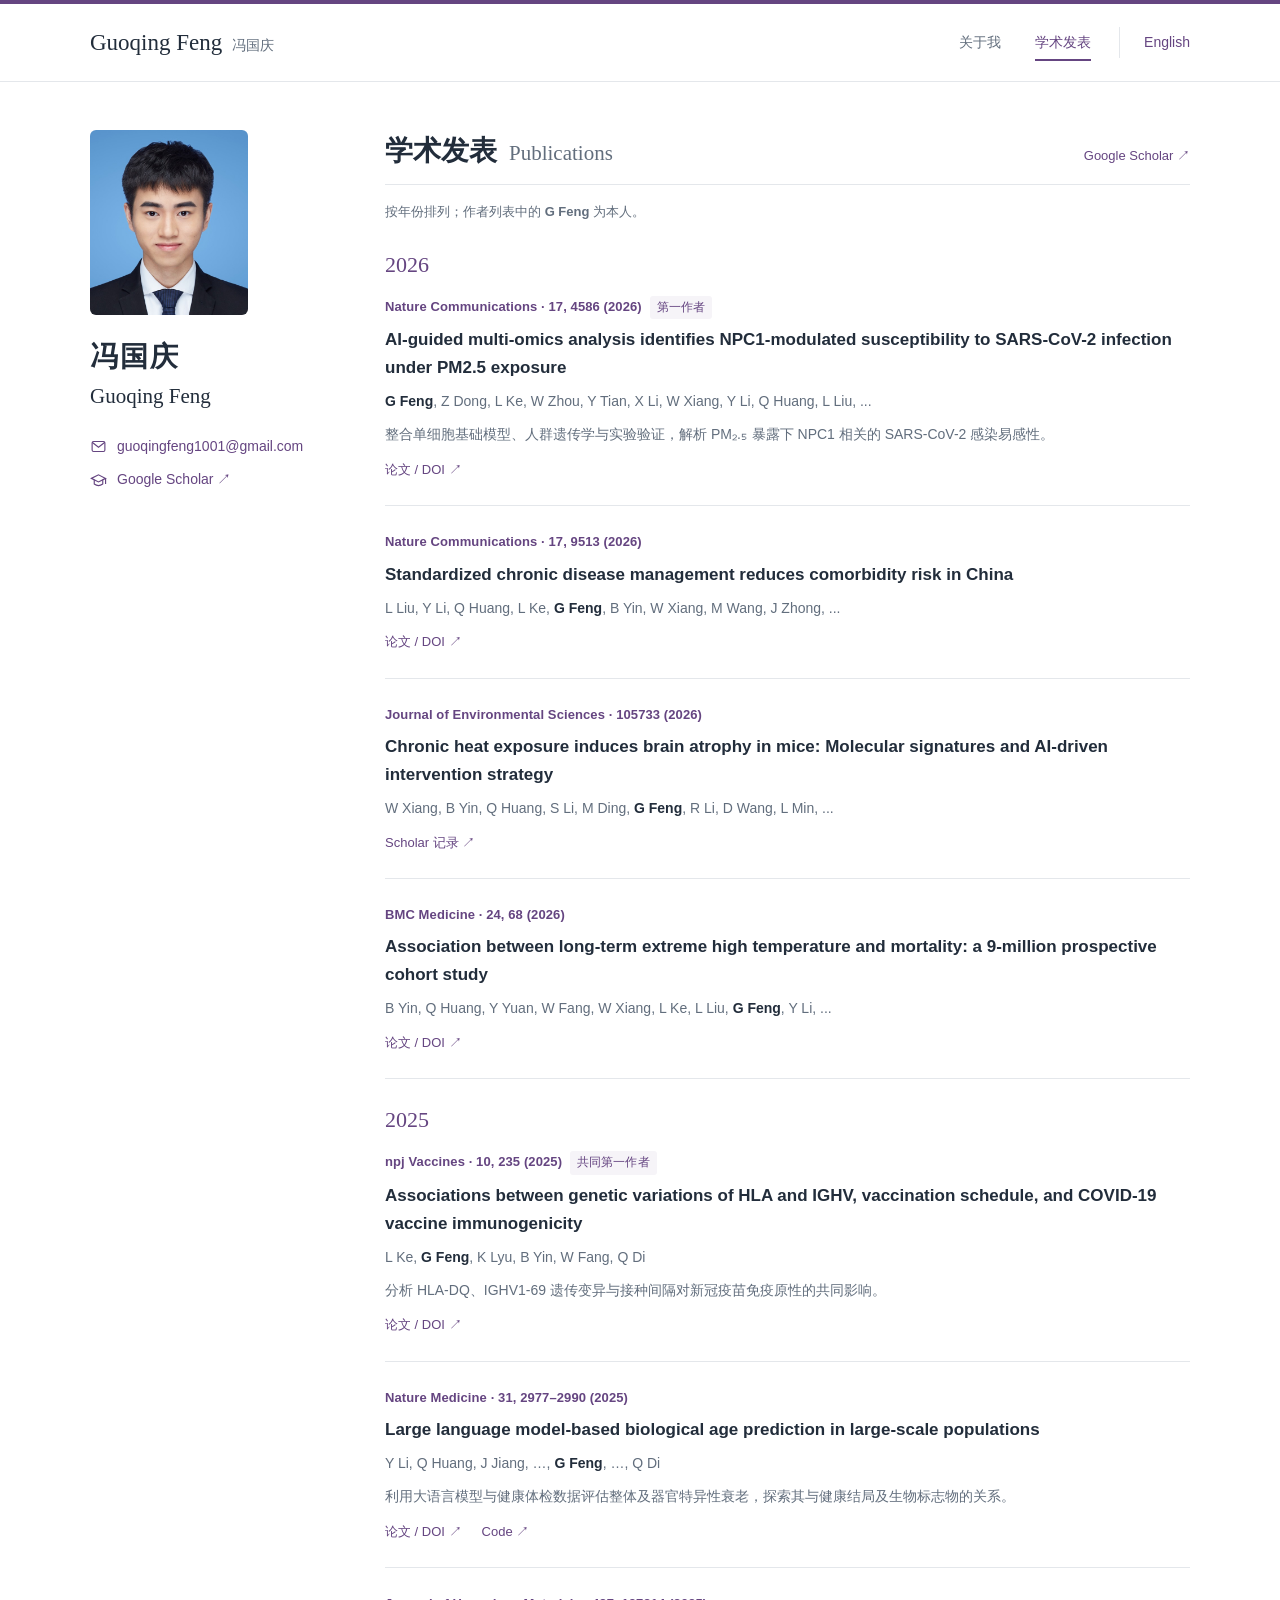
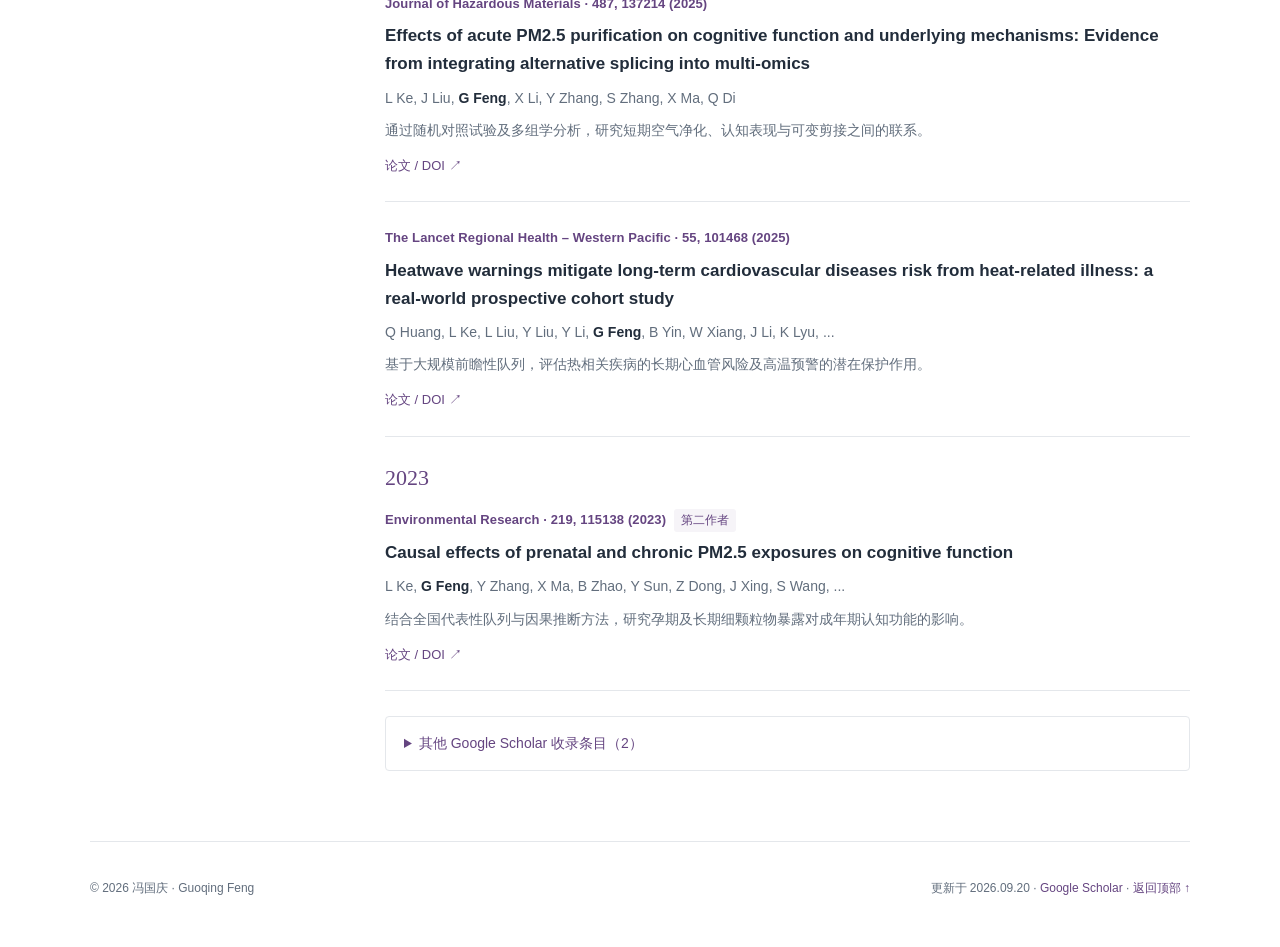
<file: docs/publications/index.html>
<!doctype html>
<html lang="zh-CN"><head><meta charset="utf-8"><meta name="viewport" content="width=device-width,initial-scale=1"><title>学术发表 | 冯国庆 · Guoqing Feng</title><meta name="description" content="冯国庆的个人学术主页，记录生物信息学、流行病学、遗传学与人工智能交叉领域的博士后研究和学术成果。"><meta name="theme-color" content="#654581"><meta property="og:title" content="学术发表 | Guoqing Feng"><meta property="og:description" content="冯国庆的个人学术主页，记录生物信息学、流行病学、遗传学与人工智能交叉领域的博士后研究和学术成果。"><meta property="og:type" content="website"><link rel="icon" type="image/svg+xml" href="data:image/svg+xml,%3Csvg xmlns='http://www.w3.org/2000/svg' viewBox='0 0 64 64'%3E%3Crect width='64' height='64' rx='12' fill='%23654581'/%3E%3Ctext x='32' y='44' text-anchor='middle' font-family='Georgia' font-size='38' fill='white'%3EF%3C/text%3E%3C/svg%3E"><link rel="stylesheet" href="../style.css"><link rel="alternate" hreflang="zh-CN" href="../publications/index.html"><link rel="alternate" hreflang="en" href="../en/publications/index.html"></head><body id="top"><a class="skip" href="#main-content">跳转到正文</a>
<header><div class="topbar"><a class="wordmark" href="../index.html">Guoqing Feng<span lang="zh-CN">冯国庆</span></a><div class="header-controls"><nav aria-label="主要导航"><a href="../index.html">关于我</a><a href="../publications/index.html" class="active" aria-current="page">学术发表</a></nav><a class="language-switch" href="../en/publications/index.html" lang="en" hreflang="en" aria-label="Switch to English">English</a></div></div></header><div class="layout"><aside aria-label="个人资料"><img class="portrait" src="../assets/guoqing-feng.jpg" alt="冯国庆的个人照片" width="158" height="185"><div class="identity"><h1>冯国庆</h1><p class="english-name" lang="en">Guoqing Feng</p></div><div class="contact-links"><a href="mailto:guoqingfeng1001@gmail.com"><svg class="icon" viewBox="0 0 24 24" aria-hidden="true"><rect x="3" y="5" width="18" height="14" rx="2"/><path d="m3 6 9 7 9-7"/></svg><span>guoqingfeng1001@gmail.com</span></a><a href="https://scholar.google.com/citations?user=YSEA5n8AAAAJ&amp;hl=zh-CN" target="_blank" rel="noopener noreferrer"><svg class="icon" viewBox="0 0 24 24" aria-hidden="true"><path d="m2 9 10-5 10 5-10 5-10-5Z"/><path d="M6 11v6c4 3 8 3 12 0v-6M22 9v8"/></svg>Google Scholar ↗</a></div></aside>
<main id="main-content">
<section id="publications"><div class="section-heading"><h2>学术发表<span lang="en">Publications</span></h2><a href="https://scholar.google.com/citations?user=YSEA5n8AAAAJ&amp;hl=zh-CN" target="_blank" rel="noopener noreferrer">Google Scholar ↗</a></div><p class="section-note">按年份排列；作者列表中的 <strong>G Feng</strong> 为本人。</p>
<h3 class="year">2026</h3>
<article class="publication"><div class="journal">Nature Communications · 17, 4586 (2026)<span class="badge">第一作者</span></div><h3 lang="en"><a href="https://doi.org/10.1038/s41467-026-71196-3" target="_blank" rel="noopener noreferrer">AI-guided multi-omics analysis identifies NPC1-modulated susceptibility to SARS-CoV-2 infection under PM2.5 exposure</a></h3><p class="authors" lang="en"><strong>G Feng</strong>, Z Dong, L Ke, W Zhou, Y Tian, X Li, W Xiang, Y Li, Q Huang, L Liu, ...</p><p class="paper-summary">整合单细胞基础模型、人群遗传学与实验验证，解析 PM₂.₅ 暴露下 NPC1 相关的 SARS-CoV-2 感染易感性。</p><div class="paper-links"><a href="https://doi.org/10.1038/s41467-026-71196-3" target="_blank" rel="noopener noreferrer">论文 / DOI ↗</a></div></article>
<article class="publication"><div class="journal">Nature Communications · 17, 9513 (2026)</div><h3 lang="en"><a href="https://doi.org/10.1038/s41467-026-76271-3" target="_blank" rel="noopener noreferrer">Standardized chronic disease management reduces comorbidity risk in China</a></h3><p class="authors" lang="en">L Liu, Y Li, Q Huang, L Ke, <strong>G Feng</strong>, B Yin, W Xiang, M Wang, J Zhong, ...</p><div class="paper-links"><a href="https://doi.org/10.1038/s41467-026-76271-3" target="_blank" rel="noopener noreferrer">论文 / DOI ↗</a></div></article>
<article class="publication"><div class="journal">Journal of Environmental Sciences · 105733 (2026)</div><h3 lang="en"><a href="https://scholar.google.com/citations?view_op=view_citation&amp;hl=en&amp;user=YSEA5n8AAAAJ&amp;pagesize=100&amp;citation_for_view=YSEA5n8AAAAJ:qUcmZB5y_30C" target="_blank" rel="noopener noreferrer">Chronic heat exposure induces brain atrophy in mice: Molecular signatures and AI-driven intervention strategy</a></h3><p class="authors" lang="en">W Xiang, B Yin, Q Huang, S Li, M Ding, <strong>G Feng</strong>, R Li, D Wang, L Min, ...</p><div class="paper-links"><a href="https://scholar.google.com/citations?view_op=view_citation&amp;hl=en&amp;user=YSEA5n8AAAAJ&amp;pagesize=100&amp;citation_for_view=YSEA5n8AAAAJ:qUcmZB5y_30C" target="_blank" rel="noopener noreferrer">Scholar 记录 ↗</a></div></article>
<article class="publication"><div class="journal">BMC Medicine · 24, 68 (2026)</div><h3 lang="en"><a href="https://doi.org/10.1186/s12916-025-04567-0" target="_blank" rel="noopener noreferrer">Association between long-term extreme high temperature and mortality: a 9-million prospective cohort study</a></h3><p class="authors" lang="en">B Yin, Q Huang, Y Yuan, W Fang, W Xiang, L Ke, L Liu, <strong>G Feng</strong>, Y Li, ...</p><div class="paper-links"><a href="https://doi.org/10.1186/s12916-025-04567-0" target="_blank" rel="noopener noreferrer">论文 / DOI ↗</a></div></article>
<h3 class="year">2025</h3>
<article class="publication"><div class="journal">npj Vaccines · 10, 235 (2025)<span class="badge">共同第一作者</span></div><h3 lang="en"><a href="https://doi.org/10.1038/s41541-025-01284-w" target="_blank" rel="noopener noreferrer">Associations between genetic variations of HLA and IGHV, vaccination schedule, and COVID-19 vaccine immunogenicity</a></h3><p class="authors" lang="en">L Ke, <strong>G Feng</strong>, K Lyu, B Yin, W Fang, Q Di</p><p class="paper-summary">分析 HLA-DQ、IGHV1-69 遗传变异与接种间隔对新冠疫苗免疫原性的共同影响。</p><div class="paper-links"><a href="https://doi.org/10.1038/s41541-025-01284-w" target="_blank" rel="noopener noreferrer">论文 / DOI ↗</a></div></article>
<article class="publication"><div class="journal">Nature Medicine · 31, 2977–2990 (2025)</div><h3 lang="en"><a href="https://doi.org/10.1038/s41591-025-03856-8" target="_blank" rel="noopener noreferrer">Large language model-based biological age prediction in large-scale populations</a></h3><p class="authors" lang="en">Y Li, Q Huang, J Jiang, …, <strong>G Feng</strong>, …, Q Di</p><p class="paper-summary">利用大语言模型与健康体检数据评估整体及器官特异性衰老，探索其与健康结局及生物标志物的关系。</p><div class="paper-links"><a href="https://doi.org/10.1038/s41591-025-03856-8" target="_blank" rel="noopener noreferrer">论文 / DOI ↗</a><a href="https://github.com/AI4HEALTH-LAB-THU/LLM-Aging" target="_blank" rel="noopener noreferrer">Code ↗</a></div></article>
<article class="publication"><div class="journal">Journal of Hazardous Materials · 487, 137214 (2025)</div><h3 lang="en"><a href="https://doi.org/10.1016/j.jhazmat.2025.137214" target="_blank" rel="noopener noreferrer">Effects of acute PM2.5 purification on cognitive function and underlying mechanisms: Evidence from integrating alternative splicing into multi-omics</a></h3><p class="authors" lang="en">L Ke, J Liu, <strong>G Feng</strong>, X Li, Y Zhang, S Zhang, X Ma, Q Di</p><p class="paper-summary">通过随机对照试验及多组学分析，研究短期空气净化、认知表现与可变剪接之间的联系。</p><div class="paper-links"><a href="https://doi.org/10.1016/j.jhazmat.2025.137214" target="_blank" rel="noopener noreferrer">论文 / DOI ↗</a></div></article>
<article class="publication"><div class="journal">The Lancet Regional Health – Western Pacific · 55, 101468 (2025)</div><h3 lang="en"><a href="https://doi.org/10.1016/j.lanwpc.2025.101468" target="_blank" rel="noopener noreferrer">Heatwave warnings mitigate long-term cardiovascular diseases risk from heat-related illness: a real-world prospective cohort study</a></h3><p class="authors" lang="en">Q Huang, L Ke, L Liu, Y Liu, Y Li, <strong>G Feng</strong>, B Yin, W Xiang, J Li, K Lyu, ...</p><p class="paper-summary">基于大规模前瞻性队列，评估热相关疾病的长期心血管风险及高温预警的潜在保护作用。</p><div class="paper-links"><a href="https://doi.org/10.1016/j.lanwpc.2025.101468" target="_blank" rel="noopener noreferrer">论文 / DOI ↗</a></div></article>
<h3 class="year">2023</h3>
<article class="publication"><div class="journal">Environmental Research · 219, 115138 (2023)<span class="badge">第二作者</span></div><h3 lang="en"><a href="https://doi.org/10.1016/j.envres.2022.115138" target="_blank" rel="noopener noreferrer">Causal effects of prenatal and chronic PM2.5 exposures on cognitive function</a></h3><p class="authors" lang="en">L Ke, <strong>G Feng</strong>, Y Zhang, X Ma, B Zhao, Y Sun, Z Dong, J Xing, S Wang, ...</p><p class="paper-summary">结合全国代表性队列与因果推断方法，研究孕期及长期细颗粒物暴露对成年期认知功能的影响。</p><div class="paper-links"><a href="https://doi.org/10.1016/j.envres.2022.115138" target="_blank" rel="noopener noreferrer">论文 / DOI ↗</a></div></article><details class="more-records"><summary>其他 Google Scholar 收录条目（2）</summary><p>以下条目在学术档案中未列出完整期刊与年份，暂不归入已发表论文。</p><ul><li><a href="https://scholar.google.com/citations?view_op=view_citation&amp;hl=en&amp;user=YSEA5n8AAAAJ&amp;pagesize=100&amp;citation_for_view=YSEA5n8AAAAJ:IWHjjKOFINEC" target="_blank" rel="noopener noreferrer" lang="en">General Health Checks and All-Cause Mortality Across Resource Settings: A Multinational Cohort and Population-Based Study</a></li><li><a href="https://scholar.google.com/citations?view_op=view_citation&amp;hl=en&amp;user=YSEA5n8AAAAJ&amp;pagesize=100&amp;citation_for_view=YSEA5n8AAAAJ:QIV2ME_5wuYC" target="_blank" rel="noopener noreferrer" lang="en">Interventions of Standardized Chronic Disease Management Programme in China and Reduced Mortality: Population Based Cohort Study</a></li></ul></details></section></main></div>
<footer><p>© 2026 冯国庆 · Guoqing Feng</p><p>更新于 2026.09.20 · <a href="https://scholar.google.com/citations?user=YSEA5n8AAAAJ&amp;hl=zh-CN" target="_blank" rel="noopener noreferrer">Google Scholar</a> · <a href="#top">返回顶部 ↑</a></p></footer></body></html>
</file>
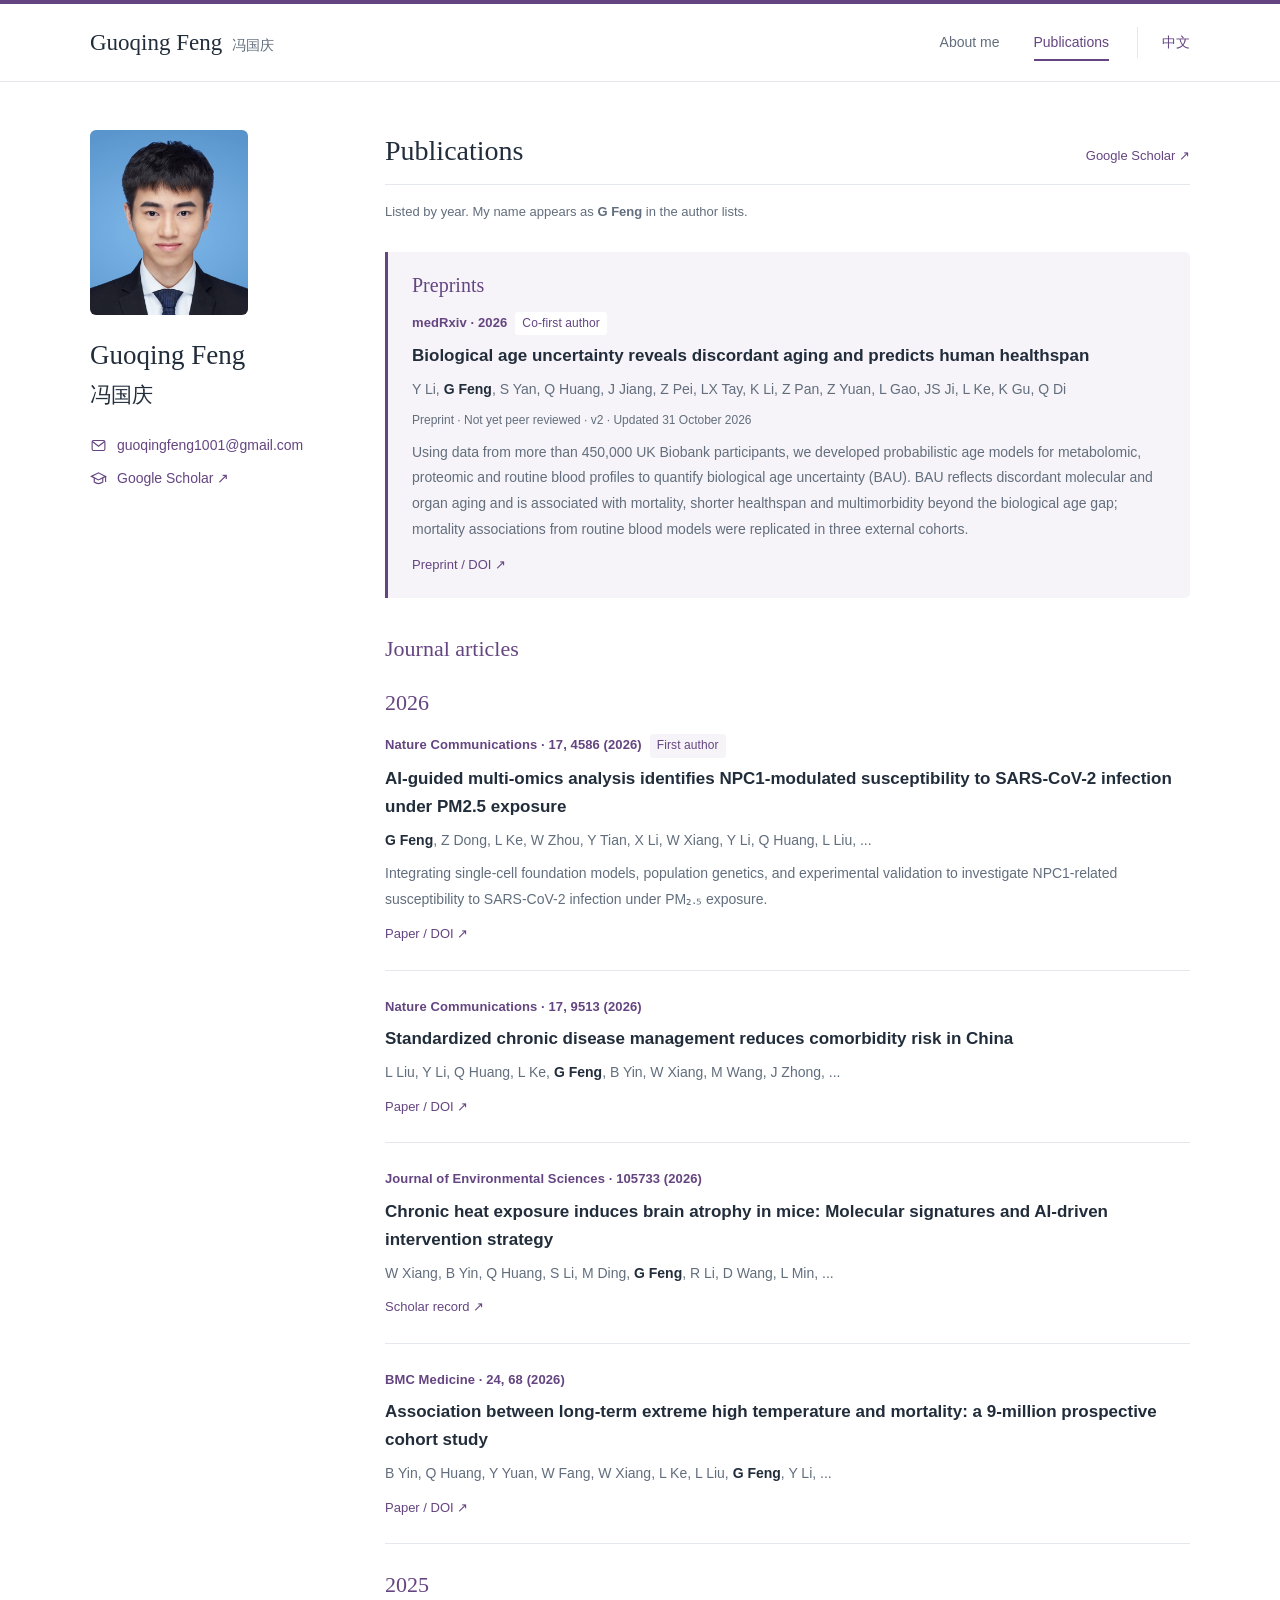
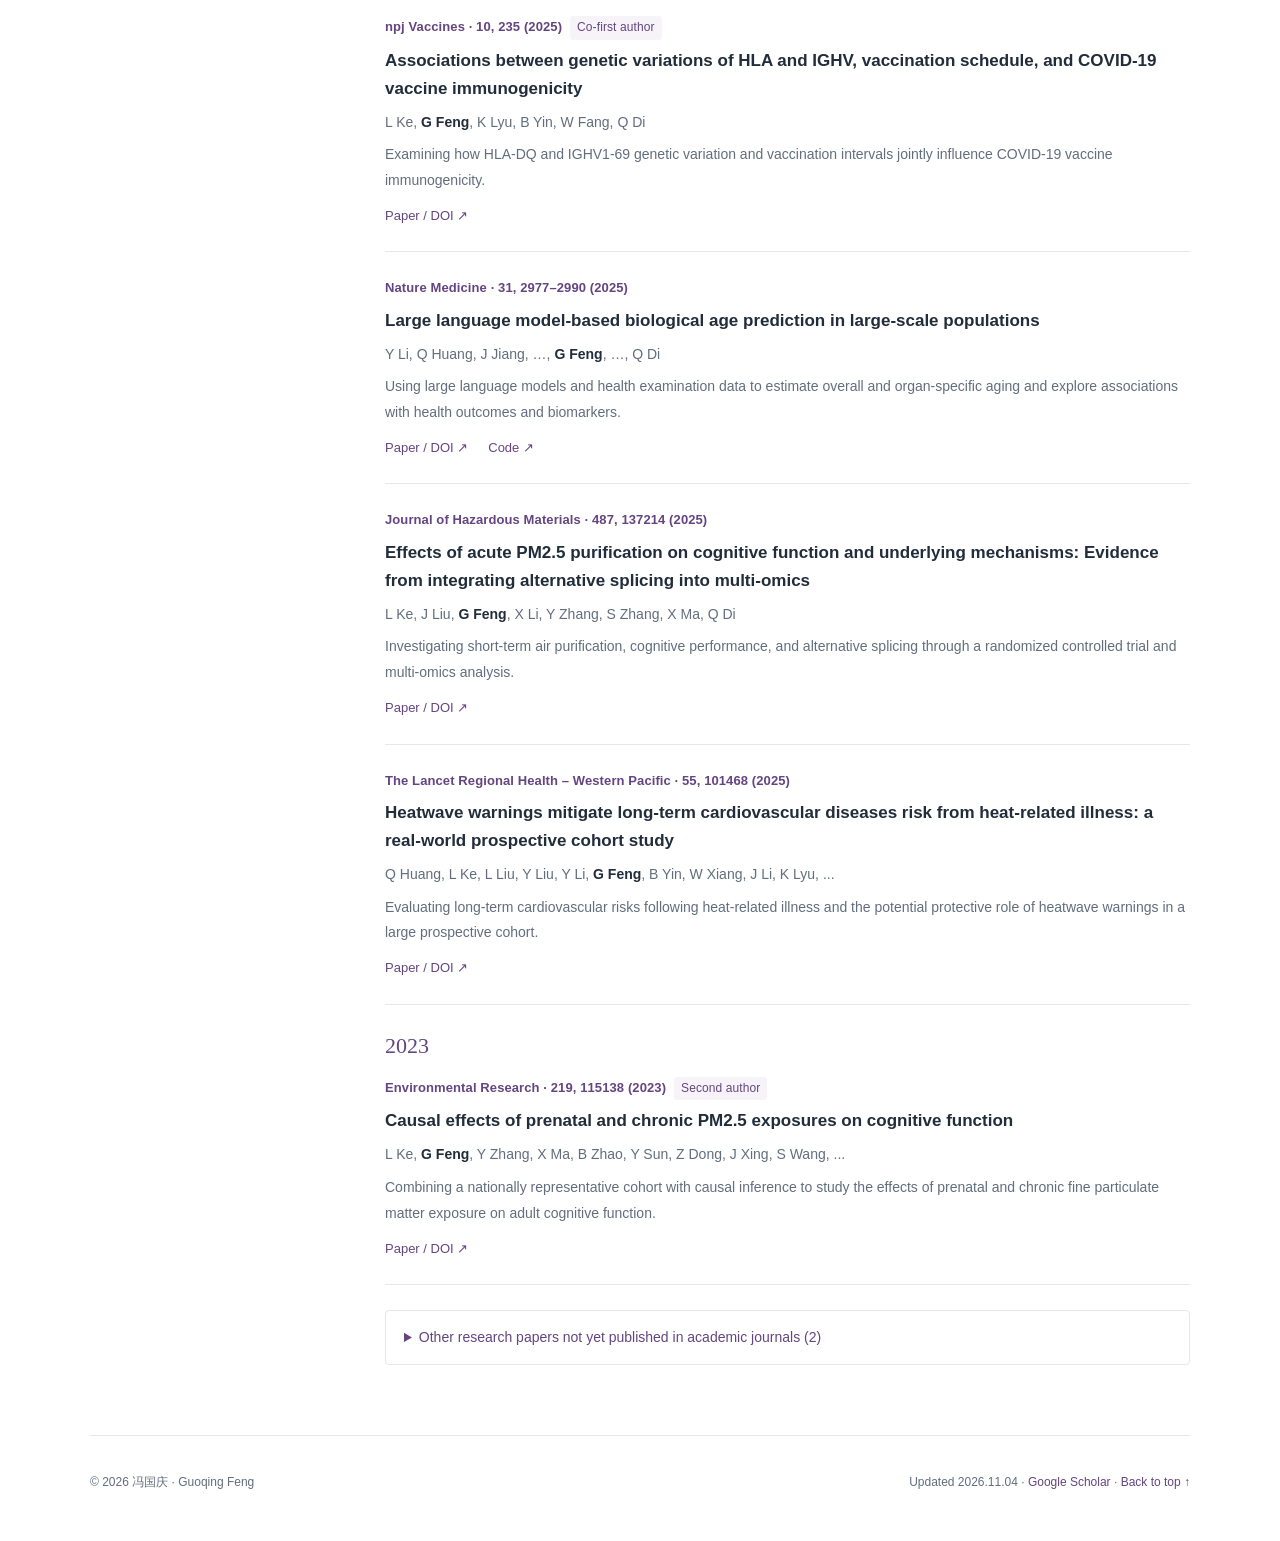
<file: en/publications/index.html>
<!doctype html>
<html lang="en"><head><meta charset="utf-8"><meta name="viewport" content="width=device-width,initial-scale=1"><title>Publications | Guoqing Feng</title><meta name="description" content="Guoqing Feng’s academic website. Postdoctoral research at the intersection of bioinformatics, epidemiology, genetics, and artificial intelligence."><meta name="theme-color" content="#654581"><meta property="og:title" content="Publications | Guoqing Feng"><meta property="og:description" content="Guoqing Feng’s academic website. Postdoctoral research at the intersection of bioinformatics, epidemiology, genetics, and artificial intelligence."><meta property="og:type" content="website"><link rel="icon" type="image/svg+xml" href="data:image/svg+xml,%3Csvg xmlns='http://www.w3.org/2000/svg' viewBox='0 0 64 64'%3E%3Crect width='64' height='64' rx='12' fill='%23654581'/%3E%3Ctext x='32' y='44' text-anchor='middle' font-family='Georgia' font-size='38' fill='white'%3EF%3C/text%3E%3C/svg%3E"><link rel="stylesheet" href="../../style.css"><link rel="alternate" hreflang="zh-CN" href="../../publications/index.html"><link rel="alternate" hreflang="en" href="../../en/publications/index.html"></head><body id="top"><a class="skip" href="#main-content">Skip to content</a>
<header><div class="topbar"><a class="wordmark" href="../../en/index.html">Guoqing Feng<span lang="zh-CN">冯国庆</span></a><div class="header-controls"><nav aria-label="Main navigation"><a href="../../en/index.html">About me</a><a href="../../en/publications/index.html" class="active" aria-current="page">Publications</a></nav><a class="language-switch" href="../../publications/index.html" lang="zh-CN" hreflang="zh-CN" aria-label="切换到中文版">中文</a></div></div></header><div class="layout"><aside aria-label="Profile"><img class="portrait" src="../../assets/guoqing-feng.jpg" alt="Portrait of Guoqing Feng" width="158" height="185"><div class="identity"><h1>Guoqing Feng</h1><p class="chinese-name" lang="zh-CN">冯国庆</p></div><div class="contact-links"><a href="mailto:guoqingfeng1001@gmail.com"><svg class="icon" viewBox="0 0 24 24" aria-hidden="true"><rect x="3" y="5" width="18" height="14" rx="2"/><path d="m3 6 9 7 9-7"/></svg><span>guoqingfeng1001@gmail.com</span></a><a href="https://scholar.google.com/citations?user=YSEA5n8AAAAJ&amp;hl=zh-CN" target="_blank" rel="noopener noreferrer"><svg class="icon" viewBox="0 0 24 24" aria-hidden="true"><path d="m2 9 10-5 10 5-10 5-10-5Z"/><path d="M6 11v6c4 3 8 3 12 0v-6M22 9v8"/></svg>Google Scholar ↗</a></div></aside>
<main id="main-content">
<section id="publications"><div class="section-heading"><h2>Publications</h2><a href="https://scholar.google.com/citations?user=YSEA5n8AAAAJ&amp;hl=zh-CN" target="_blank" rel="noopener noreferrer">Google Scholar ↗</a></div><p class="section-note">Listed by year. My name appears as <strong>G Feng</strong> in the author lists.</p>
<section class="preprint-section" aria-labelledby="preprint-heading"><h3 id="preprint-heading" class="subsection-title">Preprints</h3>
<article class="publication" id="biological-age-uncertainty"><div class="journal">medRxiv · 2026<span class="badge">Co-first author</span></div><h3 lang="en"><a href="https://doi.org/10.64898/2026.09.26.26364091" target="_blank" rel="noopener noreferrer">Biological age uncertainty reveals discordant aging and predicts human healthspan</a></h3><p class="authors" lang="en">Y Li, <strong>G Feng</strong>, S Yan, Q Huang, J Jiang, Z Pei, LX Tay, K Li, Z Pan, Z Yuan, L Gao, JS Ji, L Ke, K Gu, Q Di</p><p class="preprint-status">Preprint · Not yet peer reviewed · v2 · Updated 31 October 2026</p><p class="paper-summary">Using data from more than 450,000 UK Biobank participants, we developed probabilistic age models for metabolomic, proteomic and routine blood profiles to quantify biological age uncertainty (BAU). BAU reflects discordant molecular and organ aging and is associated with mortality, shorter healthspan and multimorbidity beyond the biological age gap; mortality associations from routine blood models were replicated in three external cohorts.</p><div class="paper-links"><a href="https://doi.org/10.64898/2026.09.26.26364091" target="_blank" rel="noopener noreferrer">Preprint / DOI ↗</a></div></article></section>
<h3 class="subsection-title">Journal articles</h3><h3 class="year">2026</h3>
<article class="publication"><div class="journal">Nature Communications · 17, 4586 (2026)<span class="badge">First author</span></div><h3 lang="en"><a href="https://doi.org/10.1038/s41467-026-71196-3" target="_blank" rel="noopener noreferrer">AI-guided multi-omics analysis identifies NPC1-modulated susceptibility to SARS-CoV-2 infection under PM2.5 exposure</a></h3><p class="authors" lang="en"><strong>G Feng</strong>, Z Dong, L Ke, W Zhou, Y Tian, X Li, W Xiang, Y Li, Q Huang, L Liu, ...</p><p class="paper-summary">Integrating single-cell foundation models, population genetics, and experimental validation to investigate NPC1-related susceptibility to SARS-CoV-2 infection under PM₂.₅ exposure.</p><div class="paper-links"><a href="https://doi.org/10.1038/s41467-026-71196-3" target="_blank" rel="noopener noreferrer">Paper / DOI ↗</a></div></article>
<article class="publication"><div class="journal">Nature Communications · 17, 9513 (2026)</div><h3 lang="en"><a href="https://doi.org/10.1038/s41467-026-76271-3" target="_blank" rel="noopener noreferrer">Standardized chronic disease management reduces comorbidity risk in China</a></h3><p class="authors" lang="en">L Liu, Y Li, Q Huang, L Ke, <strong>G Feng</strong>, B Yin, W Xiang, M Wang, J Zhong, ...</p><div class="paper-links"><a href="https://doi.org/10.1038/s41467-026-76271-3" target="_blank" rel="noopener noreferrer">Paper / DOI ↗</a></div></article>
<article class="publication"><div class="journal">Journal of Environmental Sciences · 105733 (2026)</div><h3 lang="en"><a href="https://scholar.google.com/citations?view_op=view_citation&amp;hl=en&amp;user=YSEA5n8AAAAJ&amp;pagesize=100&amp;citation_for_view=YSEA5n8AAAAJ:qUcmZB5y_30C" target="_blank" rel="noopener noreferrer">Chronic heat exposure induces brain atrophy in mice: Molecular signatures and AI-driven intervention strategy</a></h3><p class="authors" lang="en">W Xiang, B Yin, Q Huang, S Li, M Ding, <strong>G Feng</strong>, R Li, D Wang, L Min, ...</p><div class="paper-links"><a href="https://scholar.google.com/citations?view_op=view_citation&amp;hl=en&amp;user=YSEA5n8AAAAJ&amp;pagesize=100&amp;citation_for_view=YSEA5n8AAAAJ:qUcmZB5y_30C" target="_blank" rel="noopener noreferrer">Scholar record ↗</a></div></article>
<article class="publication"><div class="journal">BMC Medicine · 24, 68 (2026)</div><h3 lang="en"><a href="https://doi.org/10.1186/s12916-025-04567-0" target="_blank" rel="noopener noreferrer">Association between long-term extreme high temperature and mortality: a 9-million prospective cohort study</a></h3><p class="authors" lang="en">B Yin, Q Huang, Y Yuan, W Fang, W Xiang, L Ke, L Liu, <strong>G Feng</strong>, Y Li, ...</p><div class="paper-links"><a href="https://doi.org/10.1186/s12916-025-04567-0" target="_blank" rel="noopener noreferrer">Paper / DOI ↗</a></div></article>
<h3 class="year">2025</h3>
<article class="publication"><div class="journal">npj Vaccines · 10, 235 (2025)<span class="badge">Co-first author</span></div><h3 lang="en"><a href="https://doi.org/10.1038/s41541-025-01284-w" target="_blank" rel="noopener noreferrer">Associations between genetic variations of HLA and IGHV, vaccination schedule, and COVID-19 vaccine immunogenicity</a></h3><p class="authors" lang="en">L Ke, <strong>G Feng</strong>, K Lyu, B Yin, W Fang, Q Di</p><p class="paper-summary">Examining how HLA-DQ and IGHV1-69 genetic variation and vaccination intervals jointly influence COVID-19 vaccine immunogenicity.</p><div class="paper-links"><a href="https://doi.org/10.1038/s41541-025-01284-w" target="_blank" rel="noopener noreferrer">Paper / DOI ↗</a></div></article>
<article class="publication"><div class="journal">Nature Medicine · 31, 2977–2990 (2025)</div><h3 lang="en"><a href="https://doi.org/10.1038/s41591-025-03856-8" target="_blank" rel="noopener noreferrer">Large language model-based biological age prediction in large-scale populations</a></h3><p class="authors" lang="en">Y Li, Q Huang, J Jiang, …, <strong>G Feng</strong>, …, Q Di</p><p class="paper-summary">Using large language models and health examination data to estimate overall and organ-specific aging and explore associations with health outcomes and biomarkers.</p><div class="paper-links"><a href="https://doi.org/10.1038/s41591-025-03856-8" target="_blank" rel="noopener noreferrer">Paper / DOI ↗</a><a href="https://github.com/AI4HEALTH-LAB-THU/LLM-Aging" target="_blank" rel="noopener noreferrer">Code ↗</a></div></article>
<article class="publication"><div class="journal">Journal of Hazardous Materials · 487, 137214 (2025)</div><h3 lang="en"><a href="https://doi.org/10.1016/j.jhazmat.2025.137214" target="_blank" rel="noopener noreferrer">Effects of acute PM2.5 purification on cognitive function and underlying mechanisms: Evidence from integrating alternative splicing into multi-omics</a></h3><p class="authors" lang="en">L Ke, J Liu, <strong>G Feng</strong>, X Li, Y Zhang, S Zhang, X Ma, Q Di</p><p class="paper-summary">Investigating short-term air purification, cognitive performance, and alternative splicing through a randomized controlled trial and multi-omics analysis.</p><div class="paper-links"><a href="https://doi.org/10.1016/j.jhazmat.2025.137214" target="_blank" rel="noopener noreferrer">Paper / DOI ↗</a></div></article>
<article class="publication"><div class="journal">The Lancet Regional Health – Western Pacific · 55, 101468 (2025)</div><h3 lang="en"><a href="https://doi.org/10.1016/j.lanwpc.2025.101468" target="_blank" rel="noopener noreferrer">Heatwave warnings mitigate long-term cardiovascular diseases risk from heat-related illness: a real-world prospective cohort study</a></h3><p class="authors" lang="en">Q Huang, L Ke, L Liu, Y Liu, Y Li, <strong>G Feng</strong>, B Yin, W Xiang, J Li, K Lyu, ...</p><p class="paper-summary">Evaluating long-term cardiovascular risks following heat-related illness and the potential protective role of heatwave warnings in a large prospective cohort.</p><div class="paper-links"><a href="https://doi.org/10.1016/j.lanwpc.2025.101468" target="_blank" rel="noopener noreferrer">Paper / DOI ↗</a></div></article>
<h3 class="year">2023</h3>
<article class="publication"><div class="journal">Environmental Research · 219, 115138 (2023)<span class="badge">Second author</span></div><h3 lang="en"><a href="https://doi.org/10.1016/j.envres.2022.115138" target="_blank" rel="noopener noreferrer">Causal effects of prenatal and chronic PM2.5 exposures on cognitive function</a></h3><p class="authors" lang="en">L Ke, <strong>G Feng</strong>, Y Zhang, X Ma, B Zhao, Y Sun, Z Dong, J Xing, S Wang, ...</p><p class="paper-summary">Combining a nationally representative cohort with causal inference to study the effects of prenatal and chronic fine particulate matter exposure on adult cognitive function.</p><div class="paper-links"><a href="https://doi.org/10.1016/j.envres.2022.115138" target="_blank" rel="noopener noreferrer">Paper / DOI ↗</a></div></article><details class="more-records"><summary>Other research papers not yet published in academic journals (2)</summary><ul><li><a href="https://scholar.google.com/citations?view_op=view_citation&amp;hl=en&amp;user=YSEA5n8AAAAJ&amp;pagesize=100&amp;citation_for_view=YSEA5n8AAAAJ:IWHjjKOFINEC" target="_blank" rel="noopener noreferrer" lang="en">General Health Checks and All-Cause Mortality Across Resource Settings: A Multinational Cohort and Population-Based Study</a></li><li><a href="https://scholar.google.com/citations?view_op=view_citation&amp;hl=en&amp;user=YSEA5n8AAAAJ&amp;pagesize=100&amp;citation_for_view=YSEA5n8AAAAJ:QIV2ME_5wuYC" target="_blank" rel="noopener noreferrer" lang="en">Interventions of Standardized Chronic Disease Management Programme in China and Reduced Mortality: Population Based Cohort Study</a></li></ul></details></section></main></div>
<footer><p>© 2026 冯国庆 · Guoqing Feng</p><p>Updated 2026.11.04 · <a href="https://scholar.google.com/citations?user=YSEA5n8AAAAJ&amp;hl=zh-CN" target="_blank" rel="noopener noreferrer">Google Scholar</a> · <a href="#top">Back to top ↑</a></p></footer></body></html>
</file>
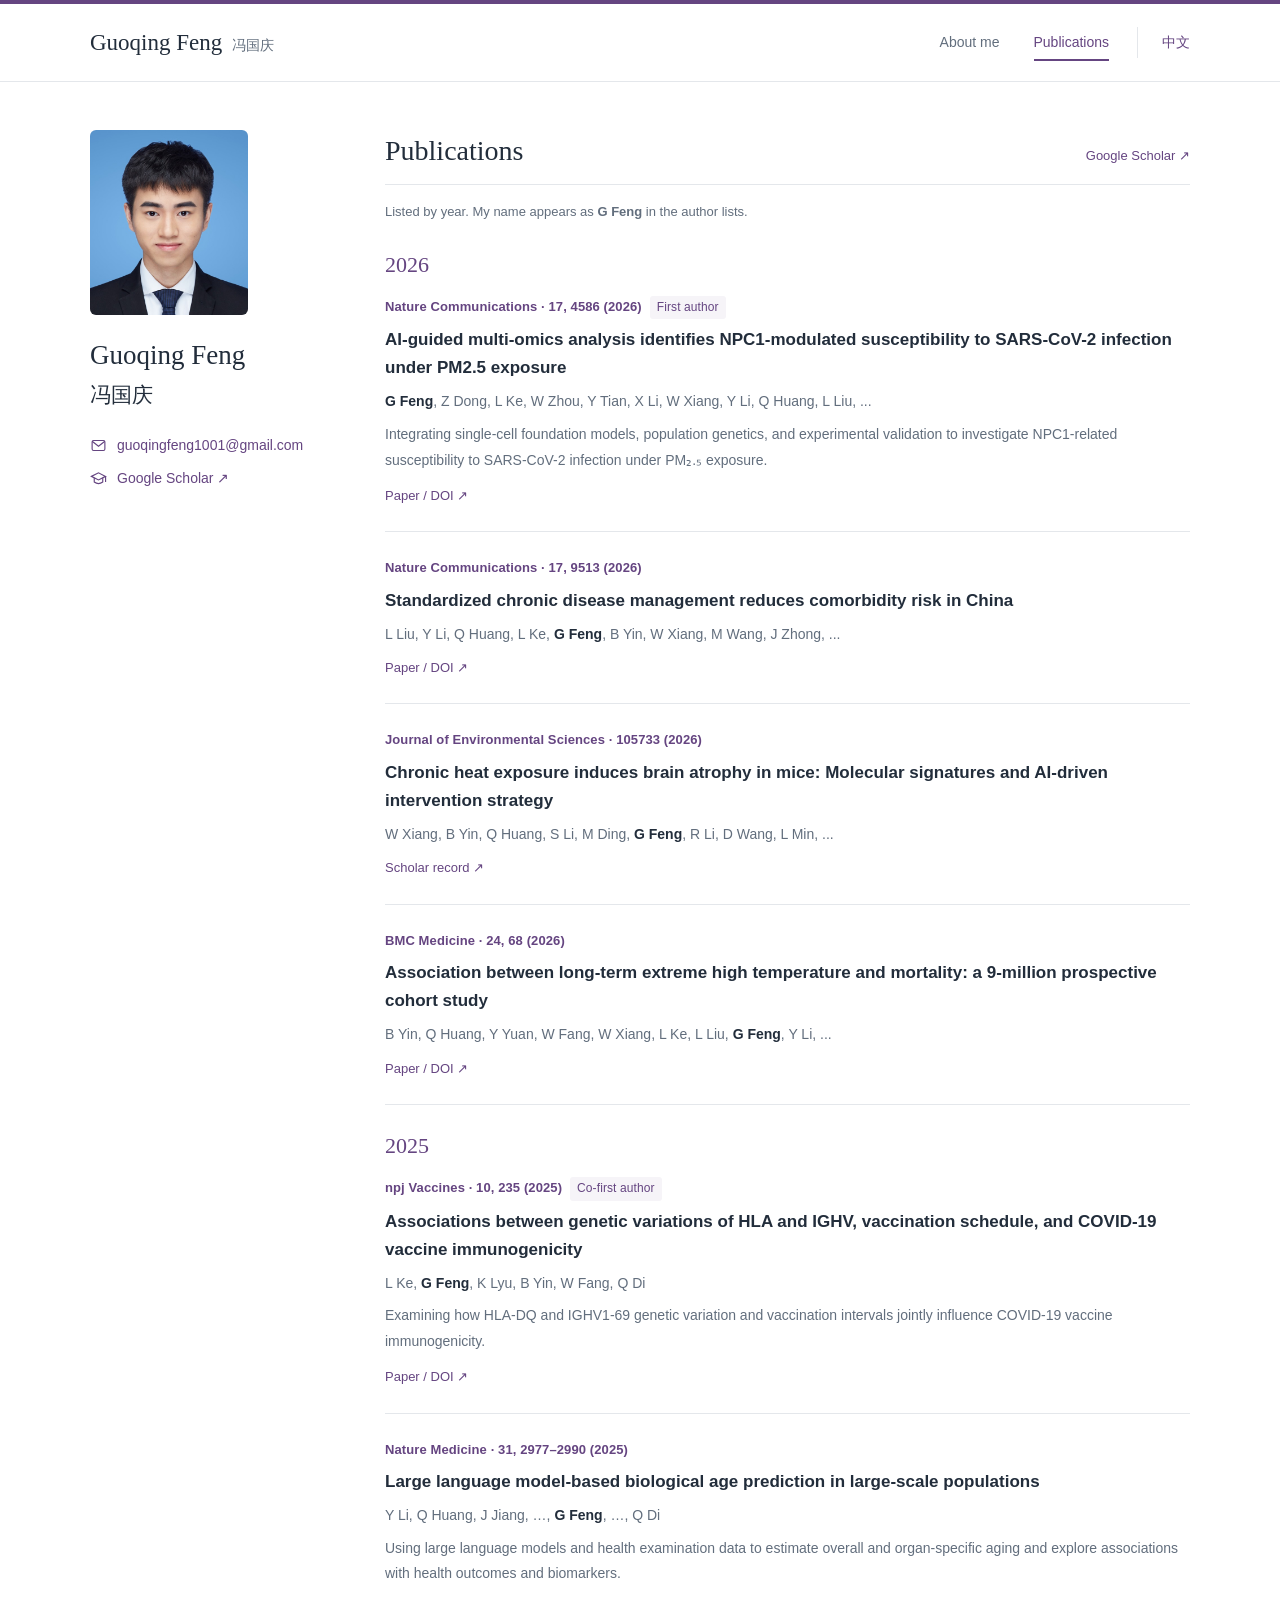
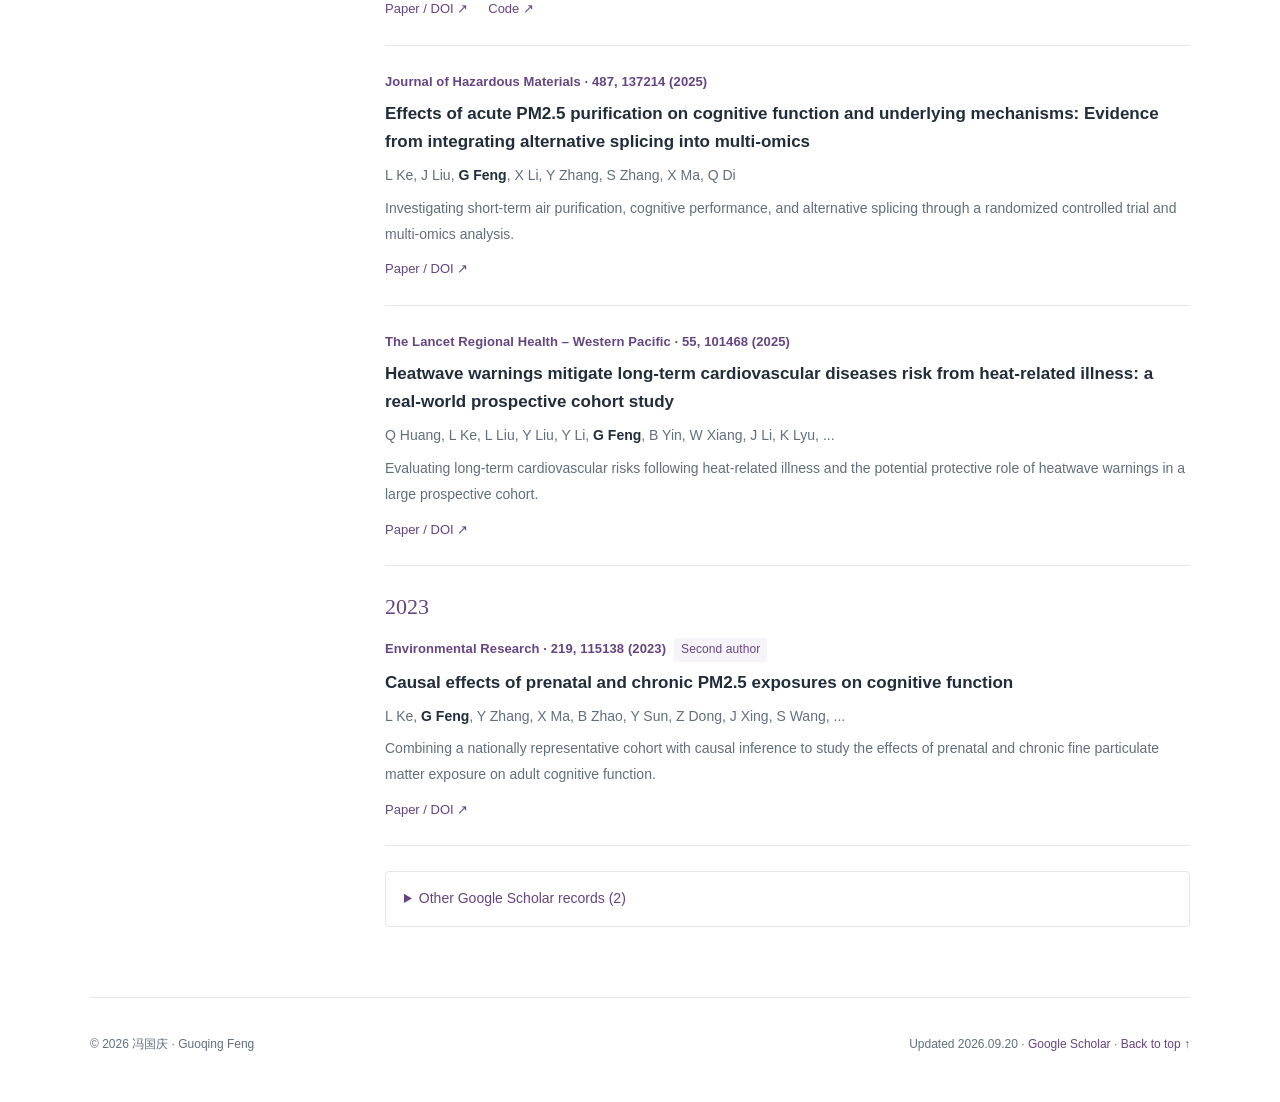
<file: docs/en/publications/index.html>
<!doctype html>
<html lang="en"><head><meta charset="utf-8"><meta name="viewport" content="width=device-width,initial-scale=1"><title>Publications | Guoqing Feng</title><meta name="description" content="Guoqing Feng’s academic website. Postdoctoral research at the intersection of bioinformatics, epidemiology, genetics, and artificial intelligence."><meta name="theme-color" content="#654581"><meta property="og:title" content="Publications | Guoqing Feng"><meta property="og:description" content="Guoqing Feng’s academic website. Postdoctoral research at the intersection of bioinformatics, epidemiology, genetics, and artificial intelligence."><meta property="og:type" content="website"><link rel="icon" type="image/svg+xml" href="data:image/svg+xml,%3Csvg xmlns='http://www.w3.org/2000/svg' viewBox='0 0 64 64'%3E%3Crect width='64' height='64' rx='12' fill='%23654581'/%3E%3Ctext x='32' y='44' text-anchor='middle' font-family='Georgia' font-size='38' fill='white'%3EF%3C/text%3E%3C/svg%3E"><link rel="stylesheet" href="../../style.css"><link rel="alternate" hreflang="zh-CN" href="../../publications/index.html"><link rel="alternate" hreflang="en" href="../../en/publications/index.html"></head><body id="top"><a class="skip" href="#main-content">Skip to content</a>
<header><div class="topbar"><a class="wordmark" href="../../en/index.html">Guoqing Feng<span lang="zh-CN">冯国庆</span></a><div class="header-controls"><nav aria-label="Main navigation"><a href="../../en/index.html">About me</a><a href="../../en/publications/index.html" class="active" aria-current="page">Publications</a></nav><a class="language-switch" href="../../publications/index.html" lang="zh-CN" hreflang="zh-CN" aria-label="切换到中文版">中文</a></div></div></header><div class="layout"><aside aria-label="Profile"><img class="portrait" src="../../assets/guoqing-feng.jpg" alt="Portrait of Guoqing Feng" width="158" height="185"><div class="identity"><h1>Guoqing Feng</h1><p class="chinese-name" lang="zh-CN">冯国庆</p></div><div class="contact-links"><a href="mailto:guoqingfeng1001@gmail.com"><svg class="icon" viewBox="0 0 24 24" aria-hidden="true"><rect x="3" y="5" width="18" height="14" rx="2"/><path d="m3 6 9 7 9-7"/></svg><span>guoqingfeng1001@gmail.com</span></a><a href="https://scholar.google.com/citations?user=YSEA5n8AAAAJ&amp;hl=zh-CN" target="_blank" rel="noopener noreferrer"><svg class="icon" viewBox="0 0 24 24" aria-hidden="true"><path d="m2 9 10-5 10 5-10 5-10-5Z"/><path d="M6 11v6c4 3 8 3 12 0v-6M22 9v8"/></svg>Google Scholar ↗</a></div></aside>
<main id="main-content">
<section id="publications"><div class="section-heading"><h2>Publications</h2><a href="https://scholar.google.com/citations?user=YSEA5n8AAAAJ&amp;hl=zh-CN" target="_blank" rel="noopener noreferrer">Google Scholar ↗</a></div><p class="section-note">Listed by year. My name appears as <strong>G Feng</strong> in the author lists.</p>
<h3 class="year">2026</h3>
<article class="publication"><div class="journal">Nature Communications · 17, 4586 (2026)<span class="badge">First author</span></div><h3 lang="en"><a href="https://doi.org/10.1038/s41467-026-71196-3" target="_blank" rel="noopener noreferrer">AI-guided multi-omics analysis identifies NPC1-modulated susceptibility to SARS-CoV-2 infection under PM2.5 exposure</a></h3><p class="authors" lang="en"><strong>G Feng</strong>, Z Dong, L Ke, W Zhou, Y Tian, X Li, W Xiang, Y Li, Q Huang, L Liu, ...</p><p class="paper-summary">Integrating single-cell foundation models, population genetics, and experimental validation to investigate NPC1-related susceptibility to SARS-CoV-2 infection under PM₂.₅ exposure.</p><div class="paper-links"><a href="https://doi.org/10.1038/s41467-026-71196-3" target="_blank" rel="noopener noreferrer">Paper / DOI ↗</a></div></article>
<article class="publication"><div class="journal">Nature Communications · 17, 9513 (2026)</div><h3 lang="en"><a href="https://doi.org/10.1038/s41467-026-76271-3" target="_blank" rel="noopener noreferrer">Standardized chronic disease management reduces comorbidity risk in China</a></h3><p class="authors" lang="en">L Liu, Y Li, Q Huang, L Ke, <strong>G Feng</strong>, B Yin, W Xiang, M Wang, J Zhong, ...</p><div class="paper-links"><a href="https://doi.org/10.1038/s41467-026-76271-3" target="_blank" rel="noopener noreferrer">Paper / DOI ↗</a></div></article>
<article class="publication"><div class="journal">Journal of Environmental Sciences · 105733 (2026)</div><h3 lang="en"><a href="https://scholar.google.com/citations?view_op=view_citation&amp;hl=en&amp;user=YSEA5n8AAAAJ&amp;pagesize=100&amp;citation_for_view=YSEA5n8AAAAJ:qUcmZB5y_30C" target="_blank" rel="noopener noreferrer">Chronic heat exposure induces brain atrophy in mice: Molecular signatures and AI-driven intervention strategy</a></h3><p class="authors" lang="en">W Xiang, B Yin, Q Huang, S Li, M Ding, <strong>G Feng</strong>, R Li, D Wang, L Min, ...</p><div class="paper-links"><a href="https://scholar.google.com/citations?view_op=view_citation&amp;hl=en&amp;user=YSEA5n8AAAAJ&amp;pagesize=100&amp;citation_for_view=YSEA5n8AAAAJ:qUcmZB5y_30C" target="_blank" rel="noopener noreferrer">Scholar record ↗</a></div></article>
<article class="publication"><div class="journal">BMC Medicine · 24, 68 (2026)</div><h3 lang="en"><a href="https://doi.org/10.1186/s12916-025-04567-0" target="_blank" rel="noopener noreferrer">Association between long-term extreme high temperature and mortality: a 9-million prospective cohort study</a></h3><p class="authors" lang="en">B Yin, Q Huang, Y Yuan, W Fang, W Xiang, L Ke, L Liu, <strong>G Feng</strong>, Y Li, ...</p><div class="paper-links"><a href="https://doi.org/10.1186/s12916-025-04567-0" target="_blank" rel="noopener noreferrer">Paper / DOI ↗</a></div></article>
<h3 class="year">2025</h3>
<article class="publication"><div class="journal">npj Vaccines · 10, 235 (2025)<span class="badge">Co-first author</span></div><h3 lang="en"><a href="https://doi.org/10.1038/s41541-025-01284-w" target="_blank" rel="noopener noreferrer">Associations between genetic variations of HLA and IGHV, vaccination schedule, and COVID-19 vaccine immunogenicity</a></h3><p class="authors" lang="en">L Ke, <strong>G Feng</strong>, K Lyu, B Yin, W Fang, Q Di</p><p class="paper-summary">Examining how HLA-DQ and IGHV1-69 genetic variation and vaccination intervals jointly influence COVID-19 vaccine immunogenicity.</p><div class="paper-links"><a href="https://doi.org/10.1038/s41541-025-01284-w" target="_blank" rel="noopener noreferrer">Paper / DOI ↗</a></div></article>
<article class="publication"><div class="journal">Nature Medicine · 31, 2977–2990 (2025)</div><h3 lang="en"><a href="https://doi.org/10.1038/s41591-025-03856-8" target="_blank" rel="noopener noreferrer">Large language model-based biological age prediction in large-scale populations</a></h3><p class="authors" lang="en">Y Li, Q Huang, J Jiang, …, <strong>G Feng</strong>, …, Q Di</p><p class="paper-summary">Using large language models and health examination data to estimate overall and organ-specific aging and explore associations with health outcomes and biomarkers.</p><div class="paper-links"><a href="https://doi.org/10.1038/s41591-025-03856-8" target="_blank" rel="noopener noreferrer">Paper / DOI ↗</a><a href="https://github.com/AI4HEALTH-LAB-THU/LLM-Aging" target="_blank" rel="noopener noreferrer">Code ↗</a></div></article>
<article class="publication"><div class="journal">Journal of Hazardous Materials · 487, 137214 (2025)</div><h3 lang="en"><a href="https://doi.org/10.1016/j.jhazmat.2025.137214" target="_blank" rel="noopener noreferrer">Effects of acute PM2.5 purification on cognitive function and underlying mechanisms: Evidence from integrating alternative splicing into multi-omics</a></h3><p class="authors" lang="en">L Ke, J Liu, <strong>G Feng</strong>, X Li, Y Zhang, S Zhang, X Ma, Q Di</p><p class="paper-summary">Investigating short-term air purification, cognitive performance, and alternative splicing through a randomized controlled trial and multi-omics analysis.</p><div class="paper-links"><a href="https://doi.org/10.1016/j.jhazmat.2025.137214" target="_blank" rel="noopener noreferrer">Paper / DOI ↗</a></div></article>
<article class="publication"><div class="journal">The Lancet Regional Health – Western Pacific · 55, 101468 (2025)</div><h3 lang="en"><a href="https://doi.org/10.1016/j.lanwpc.2025.101468" target="_blank" rel="noopener noreferrer">Heatwave warnings mitigate long-term cardiovascular diseases risk from heat-related illness: a real-world prospective cohort study</a></h3><p class="authors" lang="en">Q Huang, L Ke, L Liu, Y Liu, Y Li, <strong>G Feng</strong>, B Yin, W Xiang, J Li, K Lyu, ...</p><p class="paper-summary">Evaluating long-term cardiovascular risks following heat-related illness and the potential protective role of heatwave warnings in a large prospective cohort.</p><div class="paper-links"><a href="https://doi.org/10.1016/j.lanwpc.2025.101468" target="_blank" rel="noopener noreferrer">Paper / DOI ↗</a></div></article>
<h3 class="year">2023</h3>
<article class="publication"><div class="journal">Environmental Research · 219, 115138 (2023)<span class="badge">Second author</span></div><h3 lang="en"><a href="https://doi.org/10.1016/j.envres.2022.115138" target="_blank" rel="noopener noreferrer">Causal effects of prenatal and chronic PM2.5 exposures on cognitive function</a></h3><p class="authors" lang="en">L Ke, <strong>G Feng</strong>, Y Zhang, X Ma, B Zhao, Y Sun, Z Dong, J Xing, S Wang, ...</p><p class="paper-summary">Combining a nationally representative cohort with causal inference to study the effects of prenatal and chronic fine particulate matter exposure on adult cognitive function.</p><div class="paper-links"><a href="https://doi.org/10.1016/j.envres.2022.115138" target="_blank" rel="noopener noreferrer">Paper / DOI ↗</a></div></article><details class="more-records"><summary>Other Google Scholar records (2)</summary><p>These profile records do not list complete journal and year information and are therefore shown separately from published papers.</p><ul><li><a href="https://scholar.google.com/citations?view_op=view_citation&amp;hl=en&amp;user=YSEA5n8AAAAJ&amp;pagesize=100&amp;citation_for_view=YSEA5n8AAAAJ:IWHjjKOFINEC" target="_blank" rel="noopener noreferrer" lang="en">General Health Checks and All-Cause Mortality Across Resource Settings: A Multinational Cohort and Population-Based Study</a></li><li><a href="https://scholar.google.com/citations?view_op=view_citation&amp;hl=en&amp;user=YSEA5n8AAAAJ&amp;pagesize=100&amp;citation_for_view=YSEA5n8AAAAJ:QIV2ME_5wuYC" target="_blank" rel="noopener noreferrer" lang="en">Interventions of Standardized Chronic Disease Management Programme in China and Reduced Mortality: Population Based Cohort Study</a></li></ul></details></section></main></div>
<footer><p>© 2026 冯国庆 · Guoqing Feng</p><p>Updated 2026.09.20 · <a href="https://scholar.google.com/citations?user=YSEA5n8AAAAJ&amp;hl=zh-CN" target="_blank" rel="noopener noreferrer">Google Scholar</a> · <a href="#top">Back to top ↑</a></p></footer></body></html>
</file>
<file: style.css>
:root{--ink:#222d3b;--muted:#626e7d;--accent:#654581;--line:#e4e7eb;--paper:#fff;--soft:#f6f4f8}*{box-sizing:border-box}html{scroll-behavior:smooth;scroll-padding-top:100px}body{margin:0;background:var(--paper);color:var(--ink);font:16px/1.8 -apple-system,BlinkMacSystemFont,"Segoe UI","PingFang SC","Microsoft YaHei",sans-serif}a{color:var(--accent);text-decoration:none}a:hover{text-decoration:underline;text-underline-offset:4px}a:focus-visible,summary:focus-visible{outline:3px solid var(--accent);outline-offset:5px}header{border-top:4px solid var(--accent);border-bottom:1px solid var(--line);background:rgba(255,255,255,.97);position:sticky;top:0;z-index:10}.topbar{max-width:1160px;margin:auto;padding:18px 30px;display:flex;align-items:center;justify-content:space-between;gap:24px}.wordmark{font-family:Georgia,serif;color:var(--ink);font-size:23px;white-space:nowrap}.wordmark span{font:14px -apple-system,sans-serif;color:var(--muted);margin-left:10px}nav{display:flex;gap:27px}nav a{color:var(--muted);font-size:14px;padding:4px 0}nav a.active{color:var(--accent);box-shadow:0 2px var(--accent)}.layout{max-width:1160px;margin:0 auto;display:grid;grid-template-columns:230px minmax(0,1fr);gap:65px;padding:48px 30px 70px}aside{align-self:start;position:sticky;top:120px}.portrait{width:158px;height:185px;object-fit:cover;object-position:center 24%;border-radius:6px;display:block;margin-bottom:22px}h1{font-size:28px;line-height:1.4;letter-spacing:2px;margin:0}.english-name{font:21px/1.7 Georgia,serif;margin:2px 0 10px}.affiliation{color:var(--muted);font-size:14px;line-height:1.9;margin:0 0 20px}.contact-links{display:flex;flex-direction:column;gap:8px;font-size:14px}.contact-links a{display:flex;align-items:center;gap:10px;overflow-wrap:anywhere}.icon{width:17px;height:17px;flex-shrink:0;fill:none;stroke:currentColor;stroke-width:1.6}.eyebrow{font-size:12px;letter-spacing:2.1px;color:var(--accent);font-weight:650;margin:0 0 12px}.intro h2{font:36px/1.3 Georgia,serif;margin:0 0 23px;letter-spacing:-.8px}.intro p{margin:0 0 16px}.intro .lead{font-size:17px;line-height:1.95}section+section{margin-top:49px}.section-heading{display:flex;align-items:baseline;justify-content:space-between;gap:16px;border-bottom:1px solid var(--line);padding-bottom:12px;margin-bottom:24px}.section-heading h2{font-size:23px;font-weight:650;margin:0;line-height:1.5}.section-heading h2 span{font:17px Georgia,serif;color:var(--muted);margin-left:12px}.section-heading>a{font-size:13px;white-space:nowrap}.education-item{display:grid;grid-template-columns:135px 1fr;gap:22px;margin:23px 0}.date{font-size:14px;color:var(--muted);font-variant-numeric:tabular-nums;padding-top:2px}.education-item h3{font-size:17px;margin:0 0 3px}.education-item p{color:var(--muted);font-size:14px;margin:0}.degree{font-weight:400;margin-left:10px;color:var(--muted);font-size:15px}.year{font:22px Georgia,serif;color:var(--accent);margin:28px 0 17px}.publication{padding:0 0 24px;margin-bottom:24px;border-bottom:1px solid var(--line)}.publication h3{font-size:17px;line-height:1.65;font-weight:600;margin:7px 0}.publication h3 a{color:var(--ink)}.publication h3 a:hover{color:var(--accent)}.journal{font-size:13px;color:var(--accent);font-weight:600;letter-spacing:.1px}.badge{display:inline-block;font-size:12px;padding:1px 7px;margin-left:8px;border-radius:3px;background:var(--soft);color:var(--accent);font-weight:500}.authors{font-size:14px;color:var(--muted);line-height:1.75;margin:7px 0}.authors strong{font-weight:650;color:var(--ink)}.paper-summary{font-size:14px;line-height:1.85;color:var(--muted);margin:8px 0}.paper-links{font-size:13px;margin-top:10px;display:flex;gap:20px}.publication:last-child{margin-bottom:0}.section-note{font-size:13px;color:var(--muted);margin-top:-9px}.award-list{padding-left:19px;margin:0}.award-list li{padding:5px 0;font-size:15px}.award-list li::marker{color:var(--accent)}.more-records{margin-top:25px;border:1px solid var(--line);border-radius:4px;padding:14px 18px}.more-records summary{cursor:pointer;font-size:14px;color:var(--accent)}.more-records li{font-size:14px;margin-top:15px}.more-records p{font-size:13px;color:var(--muted)}footer{border-top:1px solid var(--line);max-width:1100px;margin:0 auto;padding:24px 0 35px;display:flex;justify-content:space-between;gap:20px;color:var(--muted);font-size:12px}.skip{position:absolute;left:20px;top:-100px;background:white;padding:10px;z-index:20}.skip:focus{top:10px}sub{line-height:0}.visually-hidden{position:absolute;width:1px;height:1px;padding:0;overflow:hidden;clip:rect(0,0,0,0);white-space:nowrap}@media(max-width:900px){.layout{gap:36px;grid-template-columns:200px minmax(0,1fr)}.topbar{gap:10px}nav{gap:18px}.wordmark span{display:none}.education-item{grid-template-columns:1fr;gap:3px}footer{margin:0 30px}}@media(max-width:650px){html{scroll-padding-top:122px}.topbar{padding:12px 22px;display:block}.wordmark{font-size:21px}.wordmark span{display:inline;font-size:13px}nav{margin-top:8px;gap:0;justify-content:space-between}nav a{font-size:13px}.layout{display:block;padding:29px 22px 40px}aside{position:static;display:grid;grid-template-columns:105px minmax(0,1fr);gap:0 20px;border-bottom:1px solid var(--line);padding-bottom:27px;margin-bottom:32px}.portrait{width:105px;height:137px;grid-row:1/4;margin:0}.identity h1{font-size:25px}.english-name{font-size:18px;margin:1px 0 5px}.affiliation{font-size:13px;margin-bottom:12px}.contact-links{grid-column:1/-1;flex-direction:row;flex-wrap:wrap;gap:12px 20px;margin-top:19px}.contact-links a{font-size:13px}.intro h2{font-size:31px}.intro .lead{font-size:16px}.section-heading h2{font-size:21px}.section-heading h2 span{font-size:15px;margin-left:8px}.section-heading>a{font-size:12px}.publication h3{font-size:16px}.journal{font-size:12px}.badge{margin-left:5px}.education-item{margin:20px 0}.section-heading{margin-bottom:20px}section+section{margin-top:38px}footer{margin:0 22px;display:block}footer p{margin:5px 0}}@media(prefers-reduced-motion:reduce){html{scroll-behavior:auto}}

.intro h2>span{font:24px Georgia,serif;color:var(--muted);letter-spacing:0;margin-left:10px}.subsection-title{font:22px Georgia,serif;margin:0 0 17px;color:var(--accent)}.news-list{list-style:none;margin:0;padding:0}.news-list li{display:grid;grid-template-columns:86px minmax(0,1fr);gap:20px;margin:0 0 23px}.news-list time{font-size:14px;color:var(--accent);padding-top:2px;font-variant-numeric:tabular-nums}.news-list p{margin:0;font-size:15px;line-height:1.9}.layout{min-height:calc(100vh - 200px)}#publications>.section-heading h2{font-size:28px}#publications>.section-heading h2 span{font-size:21px}#interests p{font-size:15px}nav{gap:34px}main{min-width:0}
@media(max-width:650px){nav{justify-content:flex-start;gap:32px}.intro h2>span{font-size:22px}.news-list li{grid-template-columns:1fr;gap:5px;margin-bottom:23px}.news-list p{font-size:15px}.contact-links{margin-top:14px}.layout{min-height:0}.section-heading{flex-wrap:wrap}#publications>.section-heading h2{font-size:25px}#publications>.section-heading h2 span{font-size:18px}}

/* Bilingual navigation */
.header-controls{display:flex;align-items:center;gap:28px}.language-switch{font-size:14px;white-space:nowrap;border-left:1px solid var(--line);padding:3px 0 3px 24px}.identity{margin-bottom:20px}.chinese-name{font-size:21px;line-height:1.7;margin:2px 0 10px}html[lang="en"] aside h1{font:27px/1.4 Georgia,serif;letter-spacing:0}html[lang="en"] .intro .lead{font-size:17px;line-height:1.85}html[lang="en"] .news-list p{font-size:16px}html[lang="en"] .section-heading h2{font-family:Georgia,serif;font-weight:400}
@media(max-width:650px){.header-controls{justify-content:space-between;gap:12px;margin-top:8px}.header-controls nav{margin-top:0;gap:22px}.language-switch{padding-left:16px;font-size:13px}.identity{margin-bottom:0;align-self:center}.portrait{grid-row:auto}.chinese-name{font-size:19px;margin-bottom:0}html[lang="en"] aside h1{font-size:25px}.wordmark span{margin-left:9px}}

/* Latest preprint */
.preprint-section{margin:28px 0 38px;padding:22px 24px;border-left:3px solid var(--accent);background:var(--soft);border-radius:0 5px 5px 0}.preprint-section .publication{border:0;padding:0;margin:0}.preprint-section .subsection-title{font-size:20px;margin-bottom:14px}.preprint-status{font-size:12px;color:var(--muted);margin:8px 0}.preprint-section .badge{background:white}@media(max-width:650px){.preprint-section{padding:18px 16px}.preprint-section .paper-summary{font-size:14px}}
</file>
<file: docs/style.css>
:root{--ink:#222d3b;--muted:#626e7d;--accent:#654581;--line:#e4e7eb;--paper:#fff;--soft:#f6f4f8}*{box-sizing:border-box}html{scroll-behavior:smooth;scroll-padding-top:100px}body{margin:0;background:var(--paper);color:var(--ink);font:16px/1.8 -apple-system,BlinkMacSystemFont,"Segoe UI","PingFang SC","Microsoft YaHei",sans-serif}a{color:var(--accent);text-decoration:none}a:hover{text-decoration:underline;text-underline-offset:4px}a:focus-visible,summary:focus-visible{outline:3px solid var(--accent);outline-offset:5px}header{border-top:4px solid var(--accent);border-bottom:1px solid var(--line);background:rgba(255,255,255,.97);position:sticky;top:0;z-index:10}.topbar{max-width:1160px;margin:auto;padding:18px 30px;display:flex;align-items:center;justify-content:space-between;gap:24px}.wordmark{font-family:Georgia,serif;color:var(--ink);font-size:23px;white-space:nowrap}.wordmark span{font:14px -apple-system,sans-serif;color:var(--muted);margin-left:10px}nav{display:flex;gap:27px}nav a{color:var(--muted);font-size:14px;padding:4px 0}nav a.active{color:var(--accent);box-shadow:0 2px var(--accent)}.layout{max-width:1160px;margin:0 auto;display:grid;grid-template-columns:230px minmax(0,1fr);gap:65px;padding:48px 30px 70px}aside{align-self:start;position:sticky;top:120px}.portrait{width:158px;height:185px;object-fit:cover;object-position:center 24%;border-radius:6px;display:block;margin-bottom:22px}h1{font-size:28px;line-height:1.4;letter-spacing:2px;margin:0}.english-name{font:21px/1.7 Georgia,serif;margin:2px 0 10px}.affiliation{color:var(--muted);font-size:14px;line-height:1.9;margin:0 0 20px}.contact-links{display:flex;flex-direction:column;gap:8px;font-size:14px}.contact-links a{display:flex;align-items:center;gap:10px;overflow-wrap:anywhere}.icon{width:17px;height:17px;flex-shrink:0;fill:none;stroke:currentColor;stroke-width:1.6}.eyebrow{font-size:12px;letter-spacing:2.1px;color:var(--accent);font-weight:650;margin:0 0 12px}.intro h2{font:36px/1.3 Georgia,serif;margin:0 0 23px;letter-spacing:-.8px}.intro p{margin:0 0 16px}.intro .lead{font-size:17px;line-height:1.95}section+section{margin-top:49px}.section-heading{display:flex;align-items:baseline;justify-content:space-between;gap:16px;border-bottom:1px solid var(--line);padding-bottom:12px;margin-bottom:24px}.section-heading h2{font-size:23px;font-weight:650;margin:0;line-height:1.5}.section-heading h2 span{font:17px Georgia,serif;color:var(--muted);margin-left:12px}.section-heading>a{font-size:13px;white-space:nowrap}.education-item{display:grid;grid-template-columns:135px 1fr;gap:22px;margin:23px 0}.date{font-size:14px;color:var(--muted);font-variant-numeric:tabular-nums;padding-top:2px}.education-item h3{font-size:17px;margin:0 0 3px}.education-item p{color:var(--muted);font-size:14px;margin:0}.degree{font-weight:400;margin-left:10px;color:var(--muted);font-size:15px}.year{font:22px Georgia,serif;color:var(--accent);margin:28px 0 17px}.publication{padding:0 0 24px;margin-bottom:24px;border-bottom:1px solid var(--line)}.publication h3{font-size:17px;line-height:1.65;font-weight:600;margin:7px 0}.publication h3 a{color:var(--ink)}.publication h3 a:hover{color:var(--accent)}.journal{font-size:13px;color:var(--accent);font-weight:600;letter-spacing:.1px}.badge{display:inline-block;font-size:12px;padding:1px 7px;margin-left:8px;border-radius:3px;background:var(--soft);color:var(--accent);font-weight:500}.authors{font-size:14px;color:var(--muted);line-height:1.75;margin:7px 0}.authors strong{font-weight:650;color:var(--ink)}.paper-summary{font-size:14px;line-height:1.85;color:var(--muted);margin:8px 0}.paper-links{font-size:13px;margin-top:10px;display:flex;gap:20px}.publication:last-child{margin-bottom:0}.section-note{font-size:13px;color:var(--muted);margin-top:-9px}.award-list{padding-left:19px;margin:0}.award-list li{padding:5px 0;font-size:15px}.award-list li::marker{color:var(--accent)}.more-records{margin-top:25px;border:1px solid var(--line);border-radius:4px;padding:14px 18px}.more-records summary{cursor:pointer;font-size:14px;color:var(--accent)}.more-records li{font-size:14px;margin-top:15px}.more-records p{font-size:13px;color:var(--muted)}footer{border-top:1px solid var(--line);max-width:1100px;margin:0 auto;padding:24px 0 35px;display:flex;justify-content:space-between;gap:20px;color:var(--muted);font-size:12px}.skip{position:absolute;left:20px;top:-100px;background:white;padding:10px;z-index:20}.skip:focus{top:10px}sub{line-height:0}.visually-hidden{position:absolute;width:1px;height:1px;padding:0;overflow:hidden;clip:rect(0,0,0,0);white-space:nowrap}@media(max-width:900px){.layout{gap:36px;grid-template-columns:200px minmax(0,1fr)}.topbar{gap:10px}nav{gap:18px}.wordmark span{display:none}.education-item{grid-template-columns:1fr;gap:3px}footer{margin:0 30px}}@media(max-width:650px){html{scroll-padding-top:122px}.topbar{padding:12px 22px;display:block}.wordmark{font-size:21px}.wordmark span{display:inline;font-size:13px}nav{margin-top:8px;gap:0;justify-content:space-between}nav a{font-size:13px}.layout{display:block;padding:29px 22px 40px}aside{position:static;display:grid;grid-template-columns:105px minmax(0,1fr);gap:0 20px;border-bottom:1px solid var(--line);padding-bottom:27px;margin-bottom:32px}.portrait{width:105px;height:137px;grid-row:1/4;margin:0}.identity h1{font-size:25px}.english-name{font-size:18px;margin:1px 0 5px}.affiliation{font-size:13px;margin-bottom:12px}.contact-links{grid-column:1/-1;flex-direction:row;flex-wrap:wrap;gap:12px 20px;margin-top:19px}.contact-links a{font-size:13px}.intro h2{font-size:31px}.intro .lead{font-size:16px}.section-heading h2{font-size:21px}.section-heading h2 span{font-size:15px;margin-left:8px}.section-heading>a{font-size:12px}.publication h3{font-size:16px}.journal{font-size:12px}.badge{margin-left:5px}.education-item{margin:20px 0}.section-heading{margin-bottom:20px}section+section{margin-top:38px}footer{margin:0 22px;display:block}footer p{margin:5px 0}}@media(prefers-reduced-motion:reduce){html{scroll-behavior:auto}}

.intro h2>span{font:24px Georgia,serif;color:var(--muted);letter-spacing:0;margin-left:10px}.subsection-title{font:22px Georgia,serif;margin:0 0 17px;color:var(--accent)}.news-list{list-style:none;margin:0;padding:0}.news-list li{display:grid;grid-template-columns:86px minmax(0,1fr);gap:20px;margin:0 0 23px}.news-list time{font-size:14px;color:var(--accent);padding-top:2px;font-variant-numeric:tabular-nums}.news-list p{margin:0;font-size:15px;line-height:1.9}.layout{min-height:calc(100vh - 200px)}#publications>.section-heading h2{font-size:28px}#publications>.section-heading h2 span{font-size:21px}#interests p{font-size:15px}nav{gap:34px}main{min-width:0}
@media(max-width:650px){nav{justify-content:flex-start;gap:32px}.intro h2>span{font-size:22px}.news-list li{grid-template-columns:1fr;gap:5px;margin-bottom:23px}.news-list p{font-size:15px}.contact-links{margin-top:14px}.layout{min-height:0}.section-heading{flex-wrap:wrap}#publications>.section-heading h2{font-size:25px}#publications>.section-heading h2 span{font-size:18px}}

/* Bilingual navigation */
.header-controls{display:flex;align-items:center;gap:28px}.language-switch{font-size:14px;white-space:nowrap;border-left:1px solid var(--line);padding:3px 0 3px 24px}.identity{margin-bottom:20px}.chinese-name{font-size:21px;line-height:1.7;margin:2px 0 10px}html[lang="en"] aside h1{font:27px/1.4 Georgia,serif;letter-spacing:0}html[lang="en"] .intro .lead{font-size:17px;line-height:1.85}html[lang="en"] .news-list p{font-size:16px}html[lang="en"] .section-heading h2{font-family:Georgia,serif;font-weight:400}
@media(max-width:650px){.header-controls{justify-content:space-between;gap:12px;margin-top:8px}.header-controls nav{margin-top:0;gap:22px}.language-switch{padding-left:16px;font-size:13px}.identity{margin-bottom:0;align-self:center}.portrait{grid-row:auto}.chinese-name{font-size:19px;margin-bottom:0}html[lang="en"] aside h1{font-size:25px}.wordmark span{margin-left:9px}}
</file>
